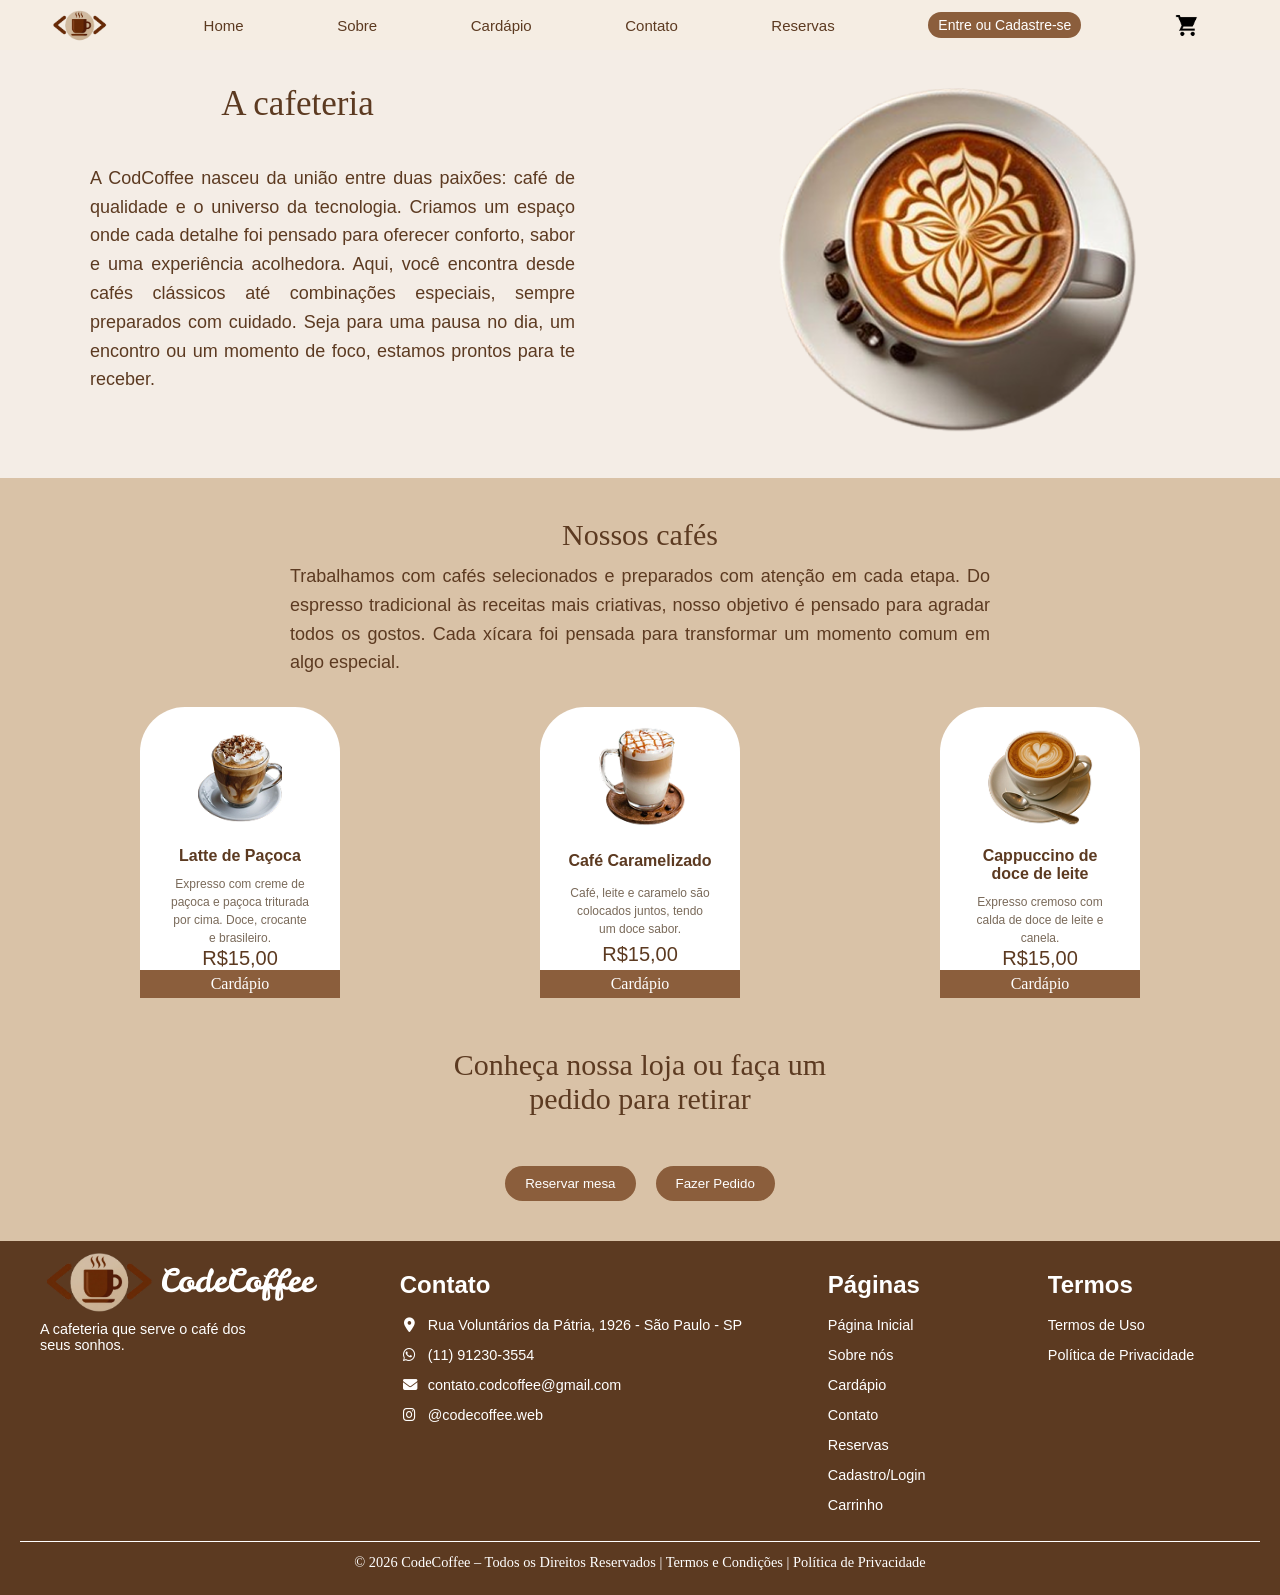
<file: frontend/pages-html/Index.html>
<!DOCTYPE html>
<html lang="pt-br">
<head>
    <meta charset="UTF-8">
    <title>Cod&Coffee</title>
    <link rel="stylesheet" href="../pages-css/style.css">
    <link rel="stylesheet" href="../pages-css/navbar.css">
    <link rel="stylesheet" href="../pages-css/footer.css">
    <link rel="stylesheet" href="https://cdnjs.cloudflare.com/ajax/libs/font-awesome/6.4.0/css/all.min.css"/>
</head>
<body>

<header>
    <nav>
        <div class="navbar">
            <img src="../img/logo.png" alt="Logo Code&Coffee" class="logo">
            <a href="../pages-html/Index.html">Home</a>
            <a href="../pages-html/sobre.html">Sobre</a>
            <a href="../pages-html/cardapio.html">Cardápio</a>
            <a href="../pages-html/contato.html">Contato</a>
            <a href="../pages-html/reservas.html">Reservas</a>
            <a href="../pages-html/cadastro.html" id="entre">Entre ou Cadastre-se</a>
            <a href="../pages-html/carrinho.html">
                <img src="../img/carrinho.png" alt="Carrinho" class="carrinho">
            </a>
        </div>
    </nav>
</header>

<section class="hero">
    <div class="text">
        <h2>A cafeteria</h2>
        <p>
            A CodCoffee nasceu da união entre duas paixões: café de qualidade e o universo da tecnologia.
            Criamos um espaço onde cada detalhe foi pensado para oferecer conforto, sabor e uma experiência acolhedora.
            Aqui, você encontra desde cafés clássicos até combinações especiais, sempre preparados com cuidado.
            Seja para uma pausa no dia, um encontro ou um momento de foco, estamos prontos para te receber.
        </p>
    </div>

    <div class="image">
        <img src="../img/cafe.png" alt="Café">
    </div>
</section>

<section class="cafes">
    <h2>Nossos cafés</h2>
    <p class="text">
        Trabalhamos com cafés selecionados e preparados com atenção em cada etapa. Do espresso tradicional às receitas mais criativas, nosso objetivo é pensado para agradar todos os gostos. Cada xícara foi pensada para transformar um momento comum em algo especial.
    </p>

    <div class="cards">
        <div class="card">
            <img src="../img/late_pacoca.png" alt="Latte de Paçoca">
            <h3>Latte de Paçoca</h3>
            <p class="card-desc">Expresso com creme de paçoca e paçoca triturada por cima. Doce, crocante e brasileiro.</p>
            <p class="card-valor">R$15,00</p>
            <div class="btn-cardapio" type="button">Cardápio</div>
        </div>

        <div class="card">
            <img src="../img/cafe_caramelizado.png">
            <h3>Café Caramelizado</h3>
            <p class="card-desc">Café, leite e caramelo são colocados juntos, tendo um doce sabor.</p>
            <p class="card-valor">R$15,00</p>
            <div class="btn-cardapio" type="button">Cardápio</div>
        </div>

        <div class="card">
            <img src="../img/capuccino.png">
            <h3>Cappuccino de doce de leite</h3>
            <p class="card-desc">Expresso cremoso com calda de doce de leite e canela.</p>
            <p class="card-valor">R$15,00</p>
            <div class="btn-cardapio" type="button">Cardápio</div>
        </div>
    </div>

    <h3 class="cta">Conheça nossa loja ou faça um pedido para retirar</h3>

    <div class="buttons">
        <button class="reserva">Reservar mesa</button>
        <button class="pedido">Fazer Pedido</button>
    </div>
</section>

<footer class="container-footer">
        <div class="footer-content">
            <div class="logo-footer">
                <div class="logo-img">
                    <img src="../img/logo.png" alt="logo">
                    <p>CodeCoffee</p>
                </div>
                <p class="text">A cafeteria que serve o café dos <br> seus sonhos.</p>
            </div>
            <div class="footer-contato">
                <h2>Contato</h2>
                <ul>
                    <li><a href="https://maps.app.goo.gl/N3XSoY1Hyw9yUpo69"><i class="fas fa-map-marker-alt"></i>Rua Voluntários da Pátria, 1926 - São Paulo - SP</a></li>
                    <li><a href="#"><i class="fab fa-whatsapp"></i>(11) 91230-3554</a></li>
                    <li><a href="#"><i class="fas fa-envelope"></i>contato.codcoffee@gmail.com</a></li>
                    <li><a href="#"><i class="fab fa-instagram"></i>@codecoffee.web</a></li>
                </ul>
            </div>

            <div class="footer-pages">
                <h2>Páginas</h2>
                <ul>
                    <li><a href="../pages-html/Index.html">Página Inicial</a></li>
                    <li><a href="../pages-html/sobre.html">Sobre nós</a></li>
                    <li><a href="../pages-html/cardapio.html">Cardápio</a></li>
                    <li><a href="../pages-html/contato.html">Contato</a></li>
                    <li><a href="../pages-html/reservas.html">Reservas</a></li>
                    <li><a href="../pages-html/cadastro.html">Cadastro/Login</a></li>
                    <li><a href="../pages-html/carrinho.html">Carrinho</a></li>
                </ul>
            </div>
        
            <div class="footer-termos">
                <h2>Termos</h2>
                <ul>
                    <li><a href="#">Termos de Uso</a></li>
                    <li><a href="#">Política de Privacidade</a></li>
                </ul>
            </div>
        </div>
        <div class="footer-politicas">
            <p>© 2026 CodeCoffee – Todos os Direitos Reservados | Termos e Condições | Política de Privacidade</p>
        </div>
    </footer>

</body>
</html>
</file>
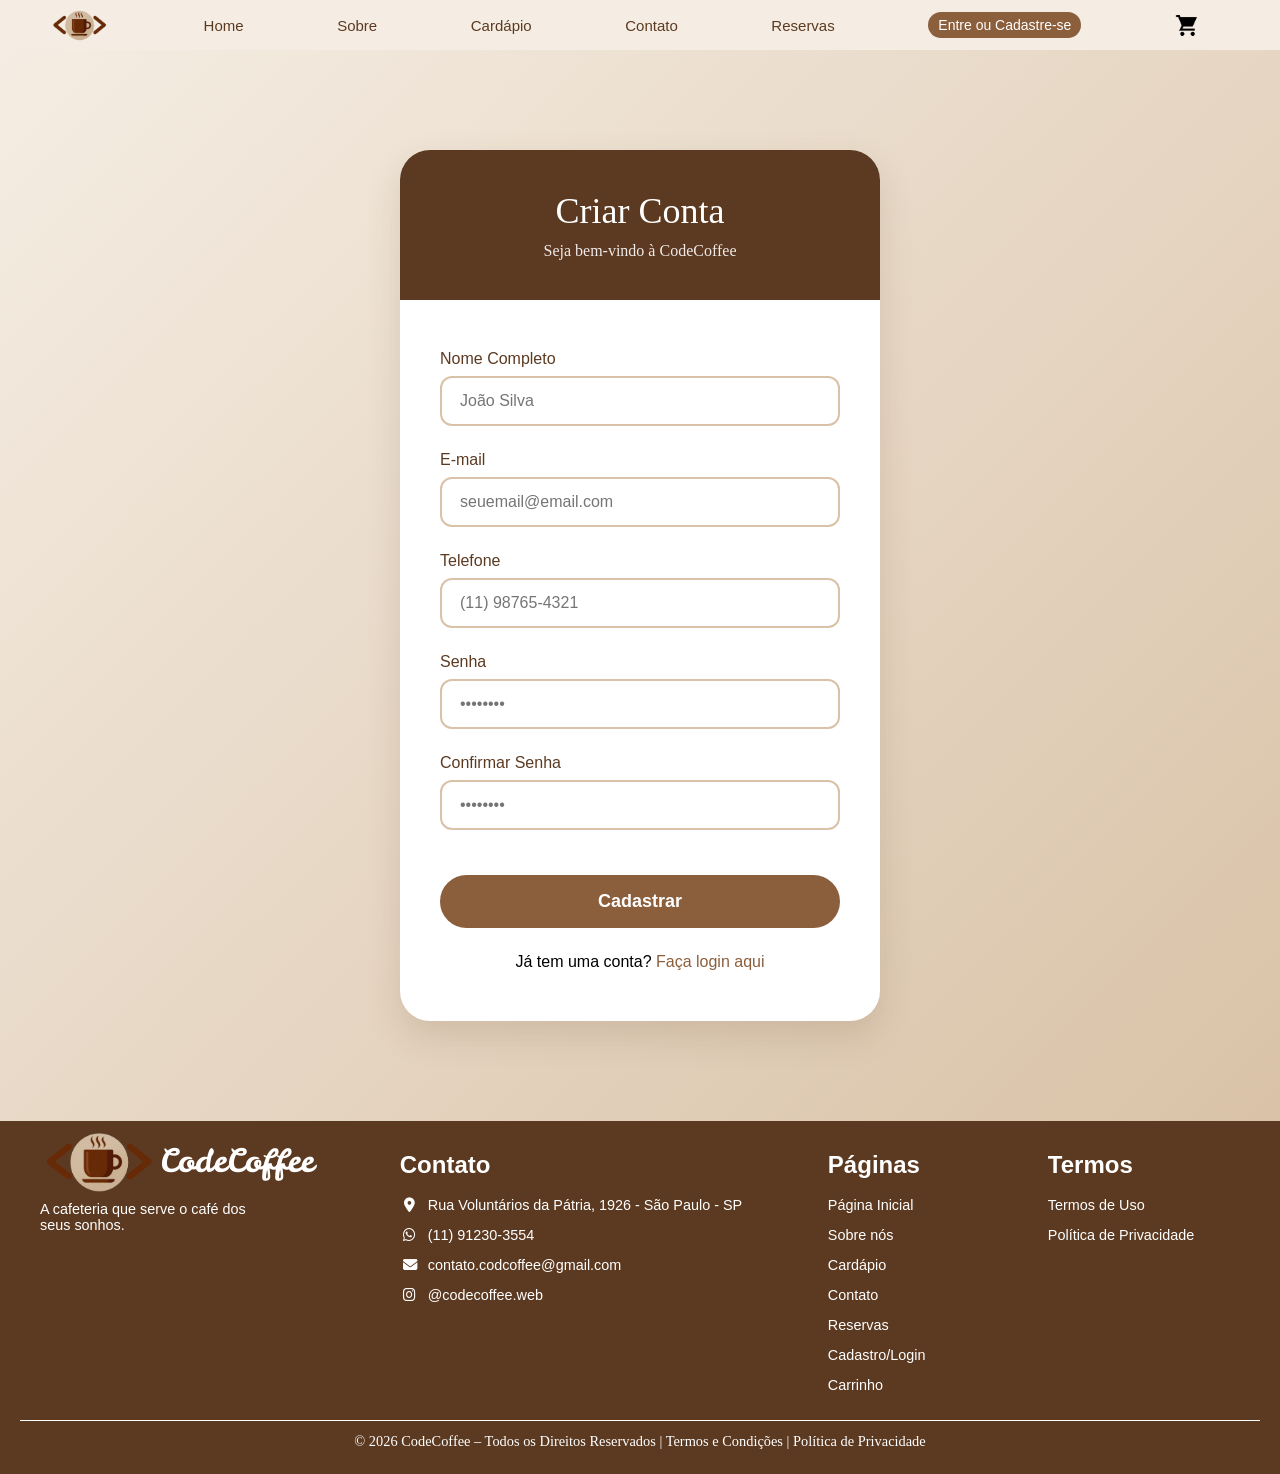
<file: frontend/pages-html/cadastro.html>
<!DOCTYPE html>
<html lang="pt-BR">
<head>
    <meta charset="UTF-8">
    <meta name="viewport" content="width=device-width, initial-scale=1.0">
    <title>Cadastro - CodeCoffee</title>
    <link rel="stylesheet" href="../pages-css/style.css">
    <link rel="stylesheet" href="../pages-css/navbar.css">
    <link rel="stylesheet" href="../pages-css/footer.css">
    <link rel="stylesheet" href="https://cdnjs.cloudflare.com/ajax/libs/font-awesome/6.4.0/css/all.min.css"/>
</head>
<body>

    <header>
       <nav>
        <div class="navbar">
            <img src="../img/logo.png" alt="Logo Code&Coffee" class="logo">
            <a href="../pages-html/Index.html">Home</a>
            <a href="../pages-html/sobre.html">Sobre</a>
            <a href="../pages-html/cardapio.html">Cardápio</a>
            <a href="../pages-html/contato.html">Contato</a>
            <a href="../pages-html/reservas.html">Reservas</a>
            <a href="../pages-html/cadastro.html" id="entre">Entre ou Cadastre-se</a>
            <a href="../pages-html/carrinho.html">
            <img src="../img/carrinho.png" alt="Carrinho" class="carrinho">
            </a>
        </div>
    </nav>
    </header>

    <div class="cadastro-container">
        <div class="cadastro-card">
            <div class="cadastro-header">
                <h1>Criar Conta</h1>
                <p>Seja bem-vindo à CodeCoffee</p>
            </div>

            <div class="form-content">
                <form id="formCadastro" onsubmit="cadastrar(event)">
                    <div class="form-group">
                        <label for="nome">Nome Completo</label>
                        <input type="text" id="nome" placeholder="João Silva" required>
                    </div>

                    <div class="form-group">
                        <label for="email">E-mail</label>
                        <input type="email" id="email" placeholder="seuemail@email.com" required>
                    </div>

                    <div class="form-group">
                        <label for="telefone">Telefone</label>
                        <input type="tel" id="telefone" placeholder="(11) 98765-4321" required>
                    </div>

                    <div class="form-group">
                        <label for="senha">Senha</label>
                        <input type="password" id="senha" placeholder="••••••••" required>
                    </div>

                    <div class="form-group">
                        <label for="confirmarSenha">Confirmar Senha</label>
                        <input type="password" id="confirmarSenha" placeholder="••••••••" required>
                    </div>

                    <button type="submit" class="btn-cadastrar">
                        Cadastrar
                    </button>
                </form>

                <div class="login-link">
                    Já tem uma conta? 
                    <a href="login.html">Faça login aqui</a>
                </div>
            </div>
        </div>
    </div>


    <script>
        function cadastrar(e) {
            e.preventDefault();

            const senha = document.getElementById('senha').value;
            const confirmarSenha = document.getElementById('confirmarSenha').value;

            if (senha !== confirmarSenha) {
                alert("As senhas não coincidem!");
                return;
            }

            // Simulação de cadastro bem-sucedido
            alert("✅ Cadastro realizado com sucesso!\nBem-vindo à CodeCoffee!");

            // Aqui você pode redirecionar para a página de login ou home
            // window.location.href = "Index.html";
        }

        // Mascara simples para telefone
        document.getElementById('telefone').addEventListener('input', function(e) {
            let value = e.target.value.replace(/\D/g, '');
            if (value.length > 11) value = value.slice(0, 11);
            
            if (value.length > 2) {
                value = `(${value.slice(0,2)}) ${value.slice(2)}`;
            }
            if (value.length > 10) {
                value = value.slice(0,10) + '-' + value.slice(10);
            }
            e.target.value = value;
        });
    </script>


<footer class="container-footer">
        <div class="footer-content">
            <div class="logo-footer">
                <div class="logo-img">
                    <img src="../img/logo.png" alt="logo">
                    <p>CodeCoffee</p>
                </div>
                <p class="text">A cafeteria que serve o café dos <br> seus sonhos.</p>
            </div>
            <div class="footer-contato">
                <h2>Contato</h2>
                <ul>
                    <li><a href="https://maps.app.goo.gl/N3XSoY1Hyw9yUpo69"><i class="fas fa-map-marker-alt"></i>Rua Voluntários da Pátria, 1926 - São Paulo - SP</a></li>
                    <li><a href="#"><i class="fab fa-whatsapp"></i>(11) 91230-3554</a></li>
                    <li><a href="#"><i class="fas fa-envelope"></i>contato.codcoffee@gmail.com</a></li>
                    <li><a href="#"><i class="fab fa-instagram"></i>@codecoffee.web</a></li>
                </ul>
            </div>

            <div class="footer-pages">
                <h2>Páginas</h2>
                <ul>
                    <li><a href="../pages-html/Index.html">Página Inicial</a></li>
                    <li><a href="../pages-html/sobre.html">Sobre nós</a></li>
                    <li><a href="../pages-html/cardapio.html">Cardápio</a></li>
                    <li><a href="../pages-html/contato.html">Contato</a></li>
                    <li><a href="../pages-html/reservas.html">Reservas</a></li>
                    <li><a href="../pages-html/cadastro.html">Cadastro/Login</a></li>
                    <li><a href="../pages-html/carrinho.html">Carrinho</a></li>
                </ul>
            </div>
        
            <div class="footer-termos">
                <h2>Termos</h2>
                <ul>
                    <li><a href="#">Termos de Uso</a></li>
                    <li><a href="#">Política de Privacidade</a></li>
                </ul>
            </div>
        </div>
        <div class="footer-politicas">
            <p>© 2026 CodeCoffee – Todos os Direitos Reservados | Termos e Condições | Política de Privacidade</p>
        </div>
    </footer>
</body>
</html>
</file>
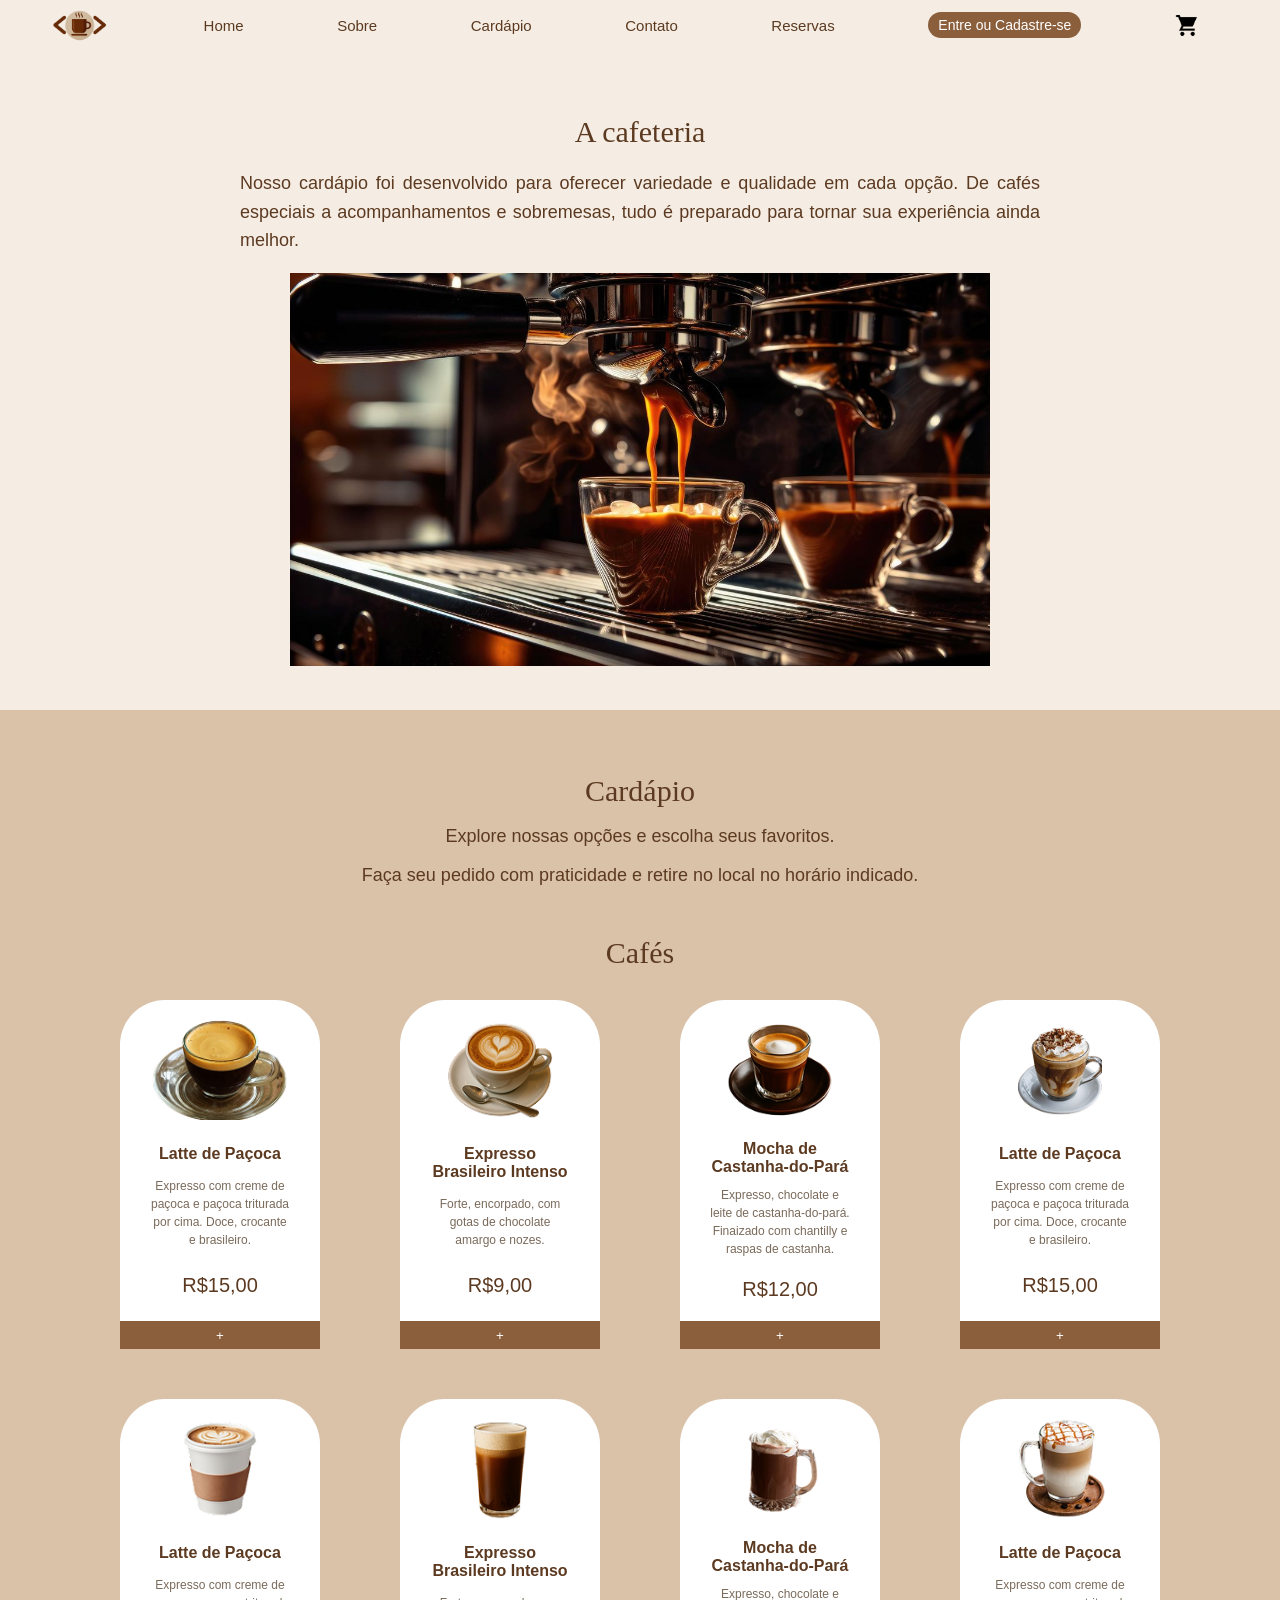
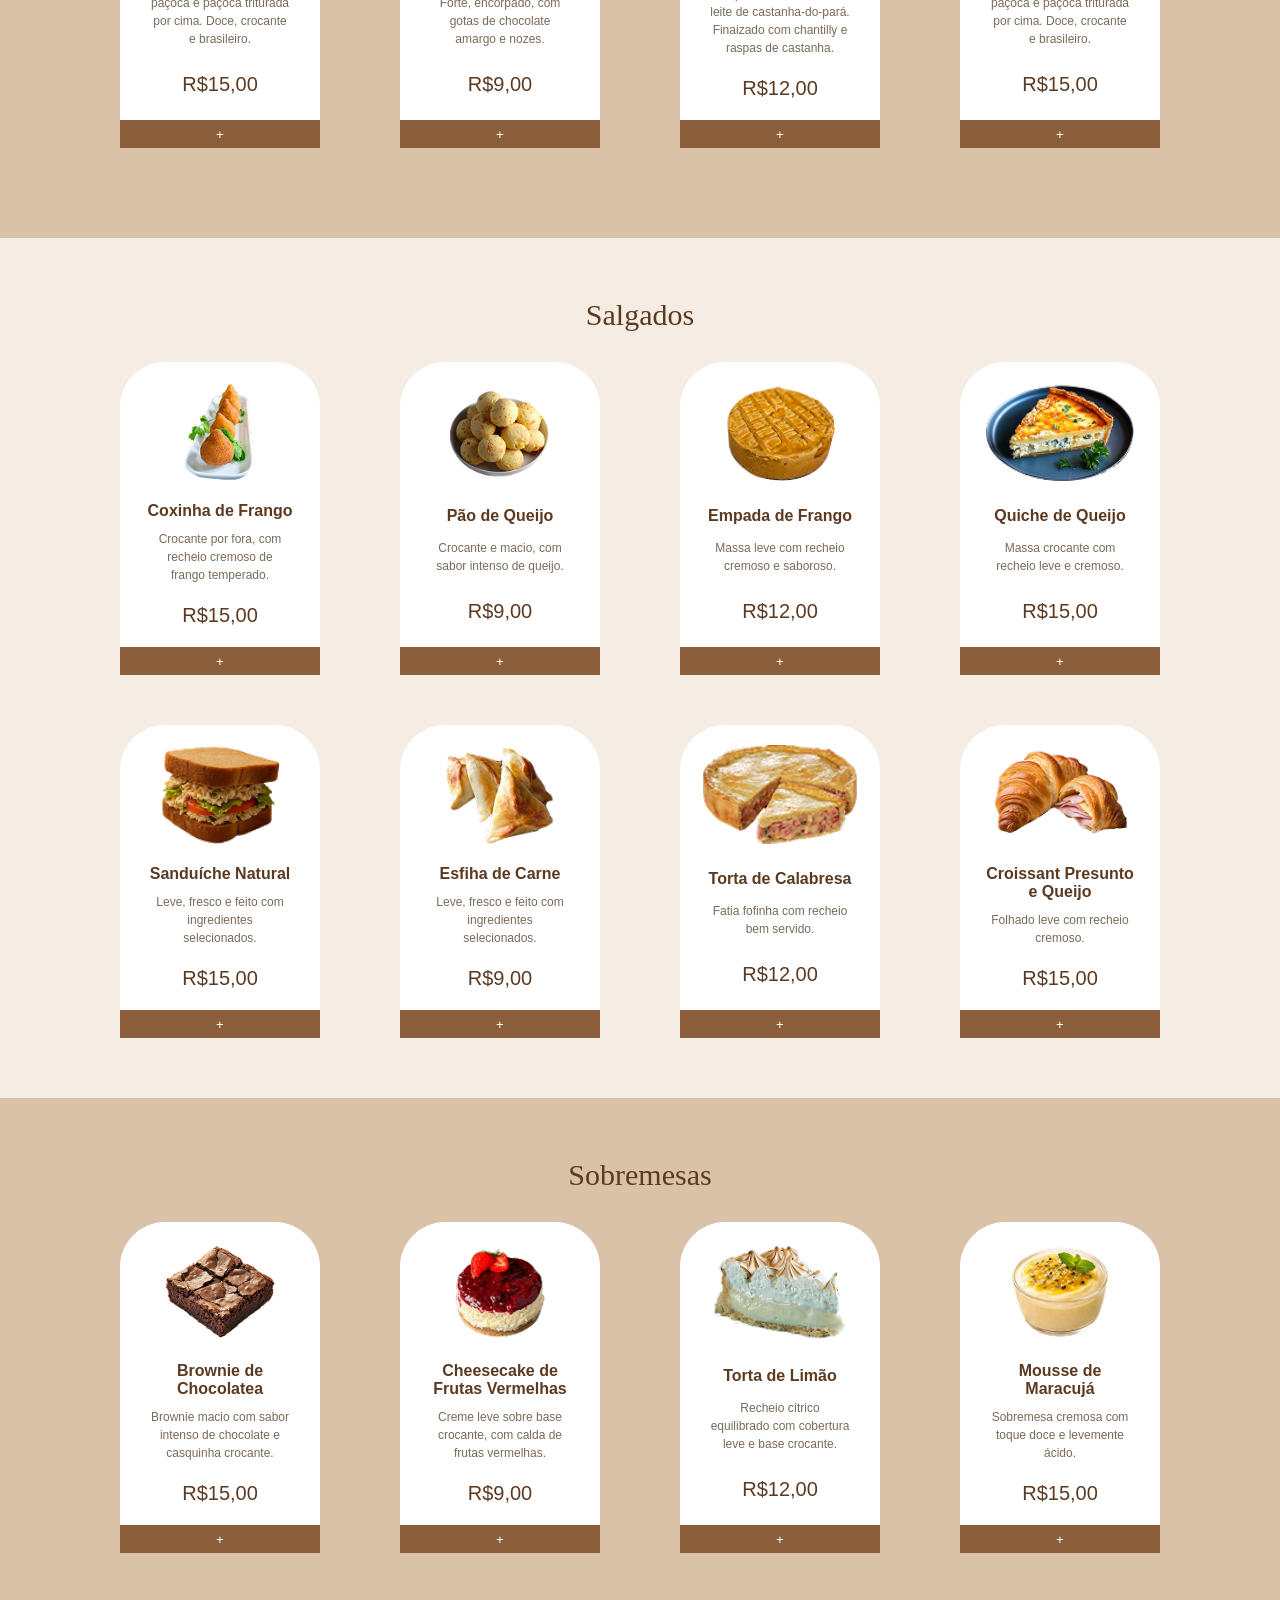
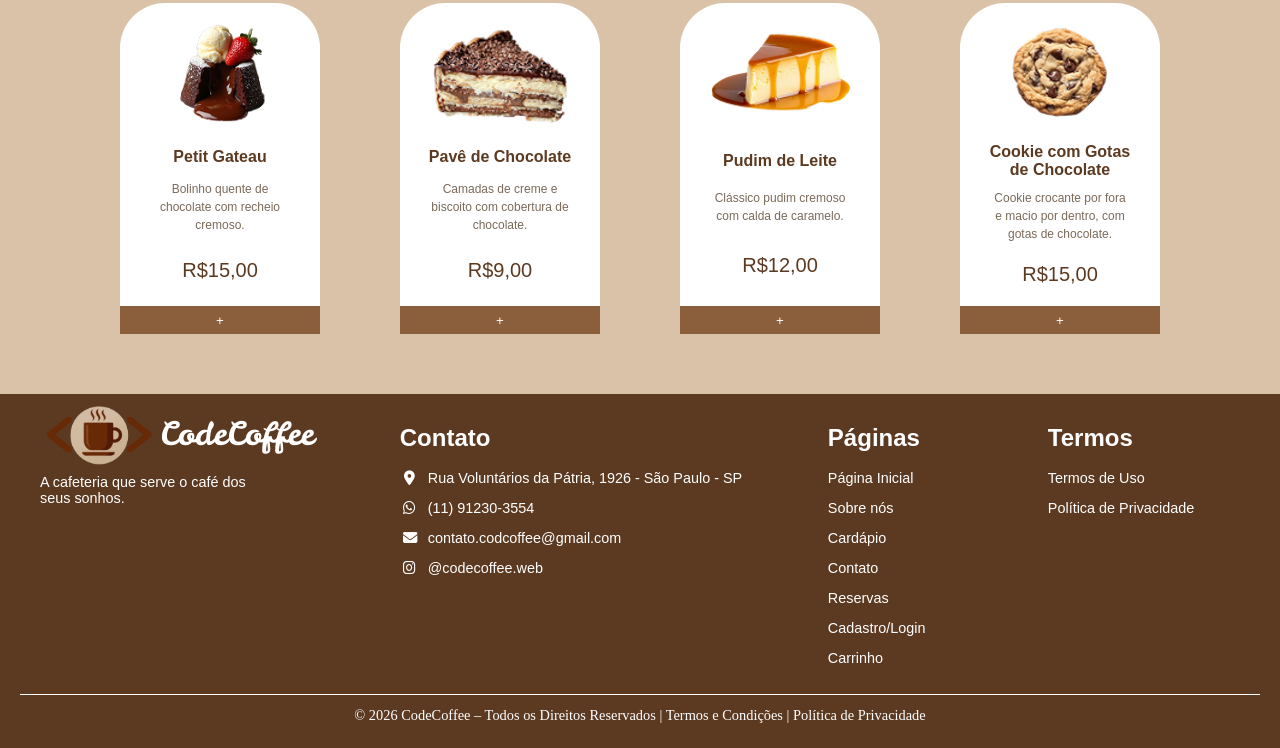
<file: frontend/pages-html/cardapio.html>
<!DOCTYPE html>
<html lang="en">
<head>
    <meta charset="UTF-8">
    <meta name="viewport" content="width=device-width, initial-scale=1.0">
    <link rel="stylesheet" href="../pages-css/cardapio.css">
    <link rel="stylesheet" href="../pages-css/navbar.css">
    <link rel="stylesheet" href="../pages-css/footer.css">
    <link rel="stylesheet" href="https://cdnjs.cloudflare.com/ajax/libs/font-awesome/6.4.0/css/all.min.css"/>
    <title>Cardápio</title>
</head>
<body>
    <header>
        <nav>
            <div class="navbar">
                <img src="../img/logo.png" alt="Logo Code&Coffee" class="logo">
                <a href="../pages-html/Index.html">Home</a>
                <a href="../pages-html/sobre.html">Sobre</a>
                <a href="../pages-html/cardapio.html">Cardápio</a>
                <a href="../pages-html/contato.html">Contato</a>
                <a href="../pages-html/reservas.html">Reservas</a>
                <a href="../pages-html/entrar.html" id="entre">Entre ou Cadastre-se</a>
                <a href="../pages-html/carrinho.html">
                    <img src="../img/carrinho.png" alt="Carrinho" class="carrinho">
                </a>
            </div>
        </nav>
    </header>

    <section class="hero">
        <div class="cafeteria-info">
            <h1>A cafeteria</h1>
            <p>Nosso cardápio foi desenvolvido para oferecer variedade e qualidade em cada opção. De cafés especiais a acompanhamentos e sobremesas, tudo é preparado para tornar sua experiência ainda melhor.</p>
        </div>
        <div class="img-cardapio">
            <img src="../img/cardapio1.jpg" alt="imgHorizontal">
        </div>
    </section>

    <section class="cardapio">
    <div class="text-cardapio">
        <h1>Cardápio</h1>
        <p>Explore nossas opções e escolha seus favoritos.</p>
        <p>Faça seu pedido com praticidade e retire no local no horário indicado.</p>
    </div>

    <div class="produtos">
        <h1>Cafés</h1>
        <div class="cards">

            <div class="card">
                <img src="../img/cardapio2.png" alt="Latte de Paçoca">
                <h3>Latte de Paçoca</h3>
                <p class="card-desc">Expresso com creme de paçoca e paçoca triturada por cima. Doce, crocante e brasileiro.</p>
                <p class="card-valor">R$15,00</p>
                <button class="btn-cardapio" onclick="adicionarAoCarrinho('Latte de Paçoca', 15.00, '../img/cardapio2.png')">+</button>
            </div>

            <div class="card">
                <img src="../img/cardapio3.png" alt="Expresso Brasileiro Intenso">
                <h3>Expresso Brasileiro Intenso</h3>
                <p class="card-desc">Forte, encorpado, com gotas de chocolate amargo e nozes.</p>
                <p class="card-valor">R$9,00</p>
                <button class="btn-cardapio" onclick="adicionarAoCarrinho('Expresso Brasileiro Intenso', 9.00, '../img/cardapio3.png')">+</button>
            </div>

            <div class="card">
                <img src="../img/cardapio4.png" alt="Mocha de Castanha-do-Pará">
                <h3>Mocha de Castanha-do-Pará</h3>
                <p class="card-desc">Expresso, chocolate e leite de castanha-do-pará. Finaizado com chantilly e raspas de castanha.</p>
                <p class="card-valor">R$12,00</p>
                <button class="btn-cardapio" onclick="adicionarAoCarrinho('Mocha de Castanha-do-Pará', 12.00, '../img/cardapio4.png')">+</button>
            </div>

            <div class="card">
                <img src="../img/cardapio5.png" alt="Latte de Paçoca">
                <h3>Latte de Paçoca</h3>
                <p class="card-desc">Expresso com creme de paçoca e paçoca triturada por cima. Doce, crocante e brasileiro.</p>
                <p class="card-valor">R$15,00</p>
                <button class="btn-cardapio" onclick="adicionarAoCarrinho('Latte de Paçoca', 15.00, '../img/cardapio5.png')">+</button>
            </div>
        </div>

        <div class="cards">
            <div class="card">
                <img src="../img/cardapio6.png" alt="Latte de Paçoca">
                <h3>Latte de Paçoca</h3>
                <p class="card-desc">Expresso com creme de paçoca e paçoca triturada por cima. Doce, crocante e brasileiro.</p>
                <p class="card-valor">R$15,00</p>
                <button class="btn-cardapio" onclick="adicionarAoCarrinho('Latte de Paçoca', 15.00, '../img/cardapio6.png')">+</button>
            </div>

            <div class="card">
                <img src="../img/cardapio7.png" alt="Expresso Brasileiro Intenso">
                <h3>Expresso Brasileiro Intenso</h3>
                <p class="card-desc">Forte, encorpado, com gotas de chocolate amargo e nozes.</p>
                <p class="card-valor">R$9,00</p>
                <button class="btn-cardapio" onclick="adicionarAoCarrinho('Expresso Brasileiro Intenso', 9.00, '../img/cardapio7.png')">+</button>
            </div>

            <div class="card">
                <img src="../img/cardapio8.png" alt="Mocha de Castanha-do-Pará">
                <h3>Mocha de Castanha-do-Pará</h3>
                <p class="card-desc">Expresso, chocolate e leite de castanha-do-pará. Finaizado com chantilly e raspas de castanha.</p>
                <p class="card-valor">R$12,00</p>
                <button class="btn-cardapio" onclick="adicionarAoCarrinho('Mocha de Castanha-do-Pará', 12.00, '../img/cardapio8.png')">+</button>
            </div>

            <div class="card">
                <img src="../img/cardapio9.png" alt="Latte de Paçoca">
                <h3>Latte de Paçoca</h3>
                <p class="card-desc">Expresso com creme de paçoca e paçoca triturada por cima. Doce, crocante e brasileiro.</p>
                <p class="card-valor">R$15,00</p>
                <button class="btn-cardapio" onclick="adicionarAoCarrinho('Latte de Paçoca', 15.00, '../img/cardapio9.png')">+</button>
            </div>
        </div>
    </div>
</section>

<section class="salgados">
    <div class="produtos">
        <h1>Salgados</h1>
        <div class="cards">
            <div class="card">
                <img src="../img/salgado1.png" alt="Coxinha de Frango">
                <h3>Coxinha de Frango</h3>
                <p class="card-desc">Crocante por fora, com recheio cremoso de frango temperado.</p>
                <p class="card-valor">R$15,00</p>
                <button class="btn-cardapio" onclick="adicionarAoCarrinho('Coxinha de Frango', 15.00, '../img/salgado1.png')">+</button>
            </div>

            <div class="card">
                <img src="../img/salgado2.png" alt="Pão de Queijo">
                <h3>Pão de Queijo</h3>
                <p class="card-desc">Crocante e macio, com sabor intenso de queijo.</p>
                <p class="card-valor">R$9,00</p>
                <button class="btn-cardapio" onclick="adicionarAoCarrinho('Pão de Queijo', 9.00, '../img/salgado2.png')">+</button>
            </div>

            <div class="card">
                <img src="../img/salgado3.png" alt="Empada de Frango">
                <h3>Empada de Frango</h3>
                <p class="card-desc">Massa leve com recheio cremoso e saboroso.</p>
                <p class="card-valor">R$12,00</p>
                <button class="btn-cardapio" onclick="adicionarAoCarrinho('Empada de Frango', 12.00, '../img/salgado3.png')">+</button>
            </div>

            <div class="card">
                <img src="../img/salgado4.png" alt="Quiche de Queijo">
                <h3>Quiche de Queijo</h3>
                <p class="card-desc">Massa crocante com recheio leve e cremoso.</p>
                <p class="card-valor">R$15,00</p>
                <button class="btn-cardapio" onclick="adicionarAoCarrinho('Quiche de Queijo', 15.00, '../img/salgado4.png')">+</button>
            </div>
        </div>

        <div class="cards">
            <div class="card">
                <img src="../img/salgado5.png" alt="Sanduíche Natural">
                <h3>Sanduíche Natural</h3>
                <p class="card-desc">Leve, fresco e feito com ingredientes selecionados.</p>
                <p class="card-valor">R$15,00</p>
                <button class="btn-cardapio" onclick="adicionarAoCarrinho('Sanduíche Natural', 15.00, '../img/salgado5.png')">+</button>
            </div>

            <div class="card">
                <img src="../img/salgado6.png" alt="Esfiha de Carne">
                <h3>Esfiha de Carne</h3>
                <p class="card-desc">Leve, fresco e feito com ingredientes selecionados.</p>
                <p class="card-valor">R$9,00</p>
                <button class="btn-cardapio" onclick="adicionarAoCarrinho('Esfiha de Carne', 9.00, '../img/salgado6.png')">+</button>
            </div>

            <div class="card">
                <img src="../img/salgado7.png" alt="Torta de Calabresa">
                <h3>Torta de Calabresa</h3>
                <p class="card-desc">Fatia fofinha com recheio bem servido.</p>
                <p class="card-valor">R$12,00</p>
                <button class="btn-cardapio" onclick="adicionarAoCarrinho('Torta de Calabresa', 12.00, '../img/salgado7.png')">+</button>
            </div>

            <div class="card">
                <img src="../img/salgado8.png" alt="Croissant Presunto e Queijo">
                <h3>Croissant Presunto e Queijo</h3>
                <p class="card-desc">Folhado leve com recheio cremoso.</p>
                <p class="card-valor">R$15,00</p>
                <button class="btn-cardapio" onclick="adicionarAoCarrinho('Croissant Presunto e Queijo', 15.00, '../img/salgado8.png')">+</button>
            </div>
        </div>
    </div>
</section>

<section class="doces">
    <div class="produtos">
        <h1>Sobremesas</h1>
        <div class="cards">
            <div class="card">
                <img src="../img/doce1.png" alt="Brownie">
                <h3>Brownie de Chocolatea</h3>
                <p class="card-desc">Brownie macio com sabor intenso de chocolate e casquinha crocante.</p>
                <p class="card-valor">R$15,00</p>
                <button class="btn-cardapio" onclick="adicionarAoCarrinho('Brownie de Chocolate', 15.00, '../img/doce1.png')">+</button>
            </div>

            <div class="card">
                <img src="../img/doce2.png" alt="Cheesecake">
                <h3>Cheesecake de Frutas Vermelhas</h3>
                <p class="card-desc">Creme leve sobre base crocante, com calda de frutas vermelhas.</p>
                <p class="card-valor">R$9,00</p>
                <button class="btn-cardapio" onclick="adicionarAoCarrinho('Cheesecake de Frutas Vermelhas', 9.00, '../img/doce2.png')">+</button>
            </div>

            <div class="card">
                <img src="../img/doce3.png" alt="Torta de Limão">
                <h3>Torta de Limão</h3>
                <p class="card-desc">Recheio cítrico equilibrado com cobertura leve e base crocante.</p>
                <p class="card-valor">R$12,00</p>
                <button class="btn-cardapio" onclick="adicionarAoCarrinho('Torta de Limão', 12.00, '../img/doce3.png')">+</button>
            </div>

            <div class="card">
                <img src="../img/doce4.png" alt="Mousse de Maracujá">
                <h3>Mousse de Maracujá</h3>
                <p class="card-desc">Sobremesa cremosa com toque doce e levemente ácido.</p>
                <p class="card-valor">R$15,00</p>
                <button class="btn-cardapio" onclick="adicionarAoCarrinho('Mousse de Maracujá', 15.00, '../img/doce4.png')">+</button>
            </div>
        </div>

        <div class="cards">
            <div class="card">
                <img src="../img/doce5.png" alt="Petit Gateau">
                <h3>Petit Gateau</h3>
                <p class="card-desc">Bolinho quente de chocolate com recheio cremoso.</p>
                <p class="card-valor">R$15,00</p>
                <button class="btn-cardapio" onclick="adicionarAoCarrinho('Petit Gateau', 15.00, '../img/doce5.png')">+</button>
            </div>

            <div class="card">
                <img src="../img/doce6.png" alt="Pavê de Chocolate">
                <h3>Pavê de Chocolate</h3>
                <p class="card-desc">Camadas de creme e biscoito com cobertura de chocolate.</p>
                <p class="card-valor">R$9,00</p>
                <button class="btn-cardapio" onclick="adicionarAoCarrinho('Pavê de Chocolate', 9.00, '../img/doce6.png')">+</button>
            </div>

            <div class="card">
                <img src="../img/doce7.png" alt="Pudim de Leite">
                <h3>Pudim de Leite</h3>
                <p class="card-desc">Clássico pudim cremoso com calda de caramelo.</p>
                <p class="card-valor">R$12,00</p>
                <button class="btn-cardapio" onclick="adicionarAoCarrinho('Pudim de Leite', 12.00, '../img/doce7.png')">+</button>
            </div>

            <div class="card">
                <img src="../img/doce8.png" alt="Cookie">
                <h3>Cookie com Gotas de Chocolate</h3>
                <p class="card-desc">Cookie crocante por fora e macio por dentro, com gotas de chocolate.</p>
                <p class="card-valor">R$15,00</p>
                <button class="btn-cardapio" onclick="adicionarAoCarrinho('Cookie com Gotas de Chocolate', 15.00, '../img/doce8.png')">+</button>
            </div>
        </div>
    </div>
</section>

    <footer class="container-footer">
        <div class="footer-content">
            <div class="logo-footer">
                <div class="logo-img">
                    <img src="../img/logo.png" alt="logo">
                    <p>CodeCoffee</p>
                </div>
                <p class="text">A cafeteria que serve o café dos <br> seus sonhos.</p>
            </div>
            <div class="footer-contato">
                <h2>Contato</h2>
                <ul>
                    <li><a href="https://maps.app.goo.gl/N3XSoY1Hyw9yUpo69"><i class="fas fa-map-marker-alt"></i>Rua Voluntários da Pátria, 1926 - São Paulo - SP</a></li>
                    <li><a href="#"><i class="fab fa-whatsapp"></i>(11) 91230-3554</a></li>
                    <li><a href="#"><i class="fas fa-envelope"></i>contato.codcoffee@gmail.com</a></li>
                    <li><a href="#"><i class="fab fa-instagram"></i>@codecoffee.web</a></li>
                </ul>
            </div>

            <div class="footer-pages">
                <h2>Páginas</h2>
                <ul>
                    <li><a href="../pages-html/Index.html">Página Inicial</a></li>
                    <li><a href="../pages-html/sobre.html">Sobre nós</a></li>
                    <li><a href="../pages-html/cardapio.html">Cardápio</a></li>
                    <li><a href="../pages-html/contato.html">Contato</a></li>
                    <li><a href="../pages-html/reservas.html">Reservas</a></li>
                    <li><a href="../pages-html/cadastro.html">Cadastro/Login</a></li>
                    <li><a href="../pages-html/carrinho.html">Carrinho</a></li>
                </ul>
            </div>
        
            <div class="footer-termos">
                <h2>Termos</h2>
                <ul>
                    <li><a href="#">Termos de Uso</a></li>
                    <li><a href="#">Política de Privacidade</a></li>
                </ul>
            </div>
        </div>
        <div class="footer-politicas">
            <p>© 2026 CodeCoffee – Todos os Direitos Reservados | Termos e Condições | Política de Privacidade</p>
        </div>
    </footer>
    <script>
    function adicionarAoCarrinho(nome, preco, imagem = '../img/cafe.png') {
    let carrinho = JSON.parse(localStorage.getItem('carrinho')) || [];
    
    const itemExistente = carrinho.find(item => item.nome === nome);
    
    if (itemExistente) {
        itemExistente.quantidade += 1;
    } else {
        carrinho.push({
            nome: nome,
            preco: preco,
            quantidade: 1,
            imagem: imagem
        });
    }
    
    localStorage.setItem('carrinho', JSON.stringify(carrinho));
    alert(`${nome} adicionado ao carrinho!`);
}
</script>
</body>
</html>
</file>
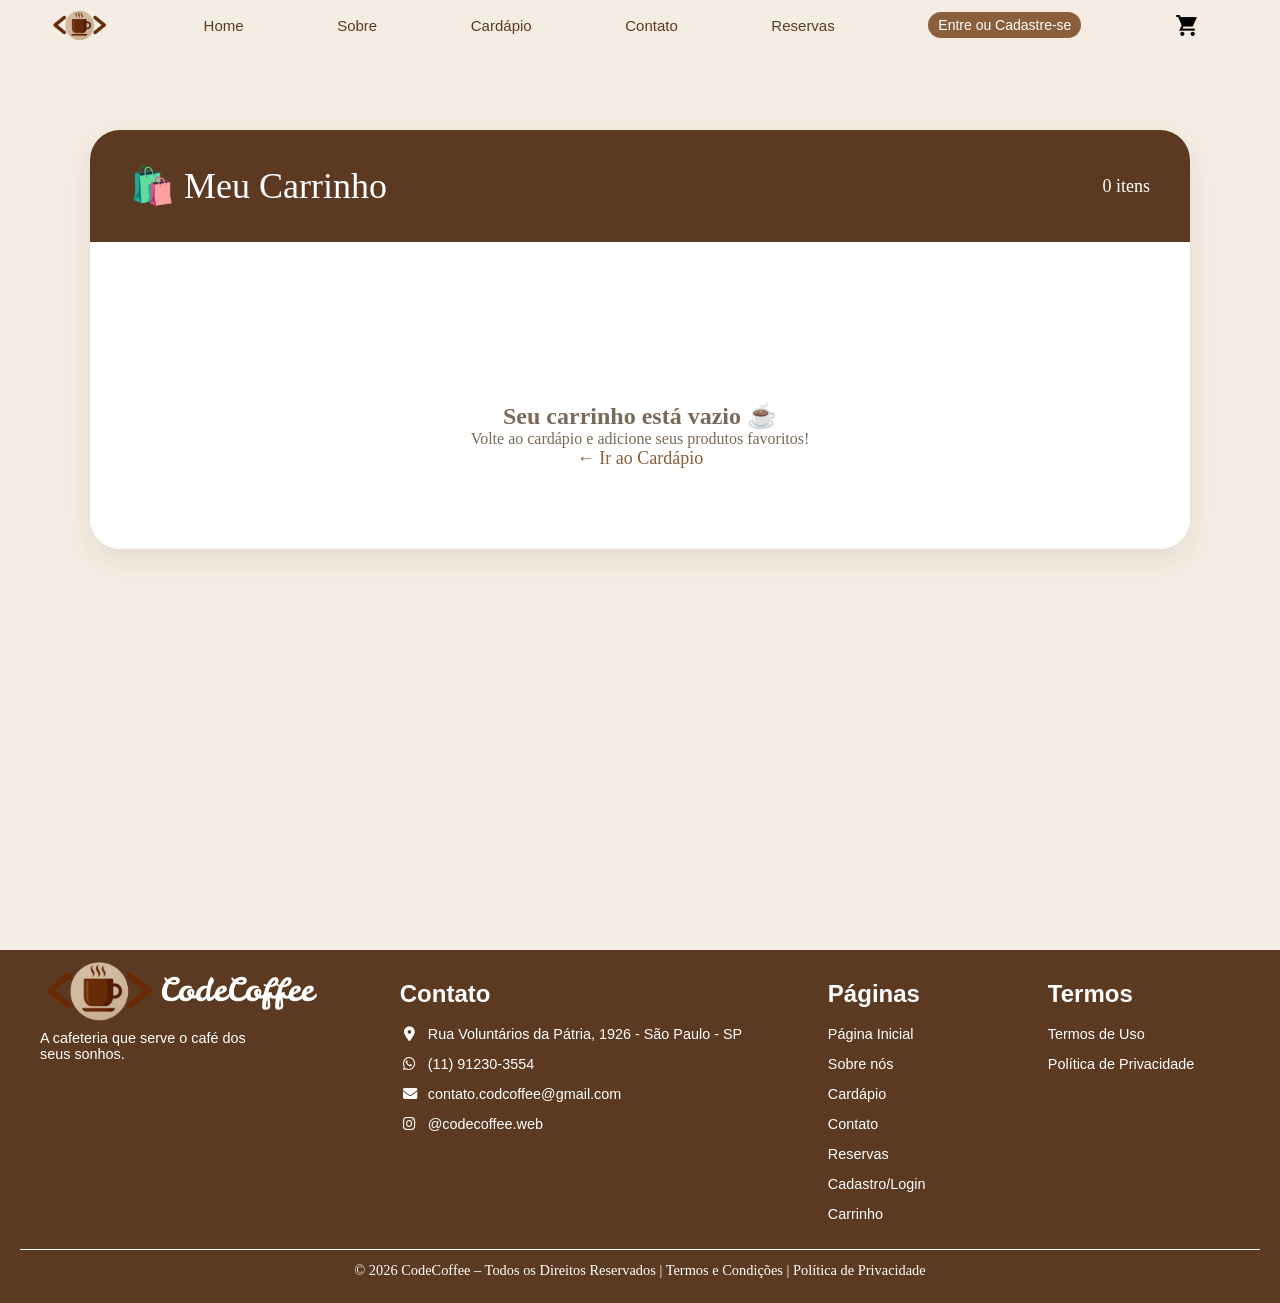
<file: frontend/pages-html/carrinho.html>
<!DOCTYPE html>
<html lang="pt-BR">
<head>
    <meta charset="UTF-8">
    <meta name="viewport" content="width=device-width, initial-scale=1.0">
    <title>Carrinho - CodeCoffee</title>
    <link rel="stylesheet" href="../pages-css/style.css">
    <link rel="stylesheet" href="../pages-css/navbar.css">
    <link rel="stylesheet" href="../pages-css/footer.css">
    <link rel="stylesheet" href="https://cdnjs.cloudflare.com/ajax/libs/font-awesome/6.4.0/css/all.min.css"/>
</head>
<body>

    <!-- Navbar -->
    <header>
       <nav>
        <div class="navbar">
            <img src="../img/logo.png" alt="Logo Code&Coffee" class="logo">
            <a href="../pages-html/Index.html">Home</a>
            <a href="../pages-html/sobre.html">Sobre</a>
            <a href="../pages-html/cardapio.html">Cardápio</a>
            <a href="../pages-html/contato.html">Contato</a>
            <a href="../pages-html/reservas.html">Reservas</a>
            <a href="../pages-html/cadastro.html" id="entre">Entre ou Cadastre-se</a>
            <a href="../pages-html/carrinho.html">
                <img src="../img/carrinho.png" alt="Carrinho" class="carrinho">
            </a>
        </div>
    </nav>
    </header>

    <div class="carrinho-container">
        <div class="carrinho-card">
            <div class="carrinho-header">
                <h1>🛍️ Meu Carrinho</h1>
                <span id="cart-count" style="font-size:18px;">0 itens</span>
            </div>

            <div class="cart-items" id="cart-items">
                <!-- Itens adicionados via JavaScript -->
            </div>

            <div class="total-section" id="total-section" style="display: none;">
                <h2>Resumo do Pedido</h2>
                <p style="font-size:18px; margin:10px 0;">
                    Subtotal: <strong id="subtotal">R$ 0,00</strong>
                </p>
                <p style="font-size:18px; margin:10px 0;">
                    Taxa de serviço: <strong>R$ 5,00</strong>
                </p>
                <hr>
                <h2>Total: <strong id="total-final">R$ 0,00</strong></h2>
                
                <button onclick="finalizarPedido()" class="btn-finalizar">
                    Finalizar Pedido
                </button>
            </div>

            <div class="empty-cart" id="empty-cart">
                <h2>Seu carrinho está vazio ☕</h2>
                <p>Volte ao cardápio e adicione seus produtos favoritos!</p>
                <a href="cardapio.html" style="color:#8B5E3C; font-size:18px; text-decoration:none;">
                    ← Ir ao Cardápio
                </a>
            </div>
        </div>
    </div>

    <!-- Footer -->
    <?php include 'footer.html'; ?>

    <script>
        // Carregar carrinho do localStorage
        function carregarCarrinho() {
            let carrinho = JSON.parse(localStorage.getItem('carrinho')) || [];
            const container = document.getElementById('cart-items');
            container.innerHTML = '';

            if (carrinho.length === 0) {
                document.getElementById('empty-cart').style.display = 'block';
                document.getElementById('total-section').style.display = 'none';
                atualizarContador();
                return;
            }

            document.getElementById('empty-cart').style.display = 'none';
            document.getElementById('total-section').style.display = 'block';

            let subtotal = 0;

            carrinho.forEach((item, index) => {
                const preco = parseFloat(item.preco);
                const totalItem = preco * item.quantidade;
                subtotal += totalItem;

                const itemHTML = `
                    <div class="cart-item">
                        <img src="${item.imagem || '../img/cafe.png'}" alt="${item.nome}">
                        <div class="item-info">
                            <h3>${item.nome}</h3>
                            <p>R$ ${preco.toFixed(2)}</p>
                        </div>
                        <div class="quantity-controls">
                            <button onclick="alterarQuantidade(${index}, -1)">–</button>
                            <span style="font-weight:bold; min-width:20px; text-align:center;">${item.quantidade}</span>
                            <button onclick="alterarQuantidade(${index}, 1)">+</button>
                        </div>
                        <div style="text-align:right; min-width:100px;">
                            <p style="font-weight:bold; color:#5C3A21;">R$ ${totalItem.toFixed(2)}</p>
                            <button onclick="removerItem(${index})" style="background:none; border:none; color:#8B5E3C; cursor:pointer; margin-top:8px;">
                                Remover
                            </button>
                        </div>
                    </div>
                `;
                container.innerHTML += itemHTML;
            });

            const total = subtotal + 5; // taxa de serviço
            document.getElementById('subtotal').textContent = `R$ ${subtotal.toFixed(2)}`;
            document.getElementById('total-final').textContent = `R$ ${total.toFixed(2)}`;
            atualizarContador();
        }

        function alterarQuantidade(index, delta) {
            let carrinho = JSON.parse(localStorage.getItem('carrinho')) || [];
            carrinho[index].quantidade += delta;

            if (carrinho[index].quantidade < 1) {
                carrinho.splice(index, 1);
            }

            localStorage.setItem('carrinho', JSON.stringify(carrinho));
            carregarCarrinho();
        }

        function removerItem(index) {
            let carrinho = JSON.parse(localStorage.getItem('carrinho')) || [];
            carrinho.splice(index, 1);
            localStorage.setItem('carrinho', JSON.stringify(carrinho));
            carregarCarrinho();
        }

        function atualizarContador() {
            let carrinho = JSON.parse(localStorage.getItem('carrinho')) || [];
            document.getElementById('cart-count').textContent = `${carrinho.length} itens`;
        }

        function finalizarPedido() {
            alert("🎉 Pedido realizado com sucesso!\n\nObrigado por escolher a CodeCoffee!\nSeu pedido está sendo preparado.");
            localStorage.removeItem('carrinho'); // Limpa o carrinho
            window.location.href = "Index.html";
        }

        // Inicializar
        window.onload = carregarCarrinho;
    </script>

    <footer class="container-footer">
        <div class="footer-content">
            <div class="logo-footer">
                <div class="logo-img">
                    <img src="../img/logo.png" alt="logo">
                    <p>CodeCoffee</p>
                </div>
                <p class="text">A cafeteria que serve o café dos <br> seus sonhos.</p>
            </div>
            <div class="footer-contato">
                <h2>Contato</h2>
                <ul>
                    <li><a href="https://maps.app.goo.gl/N3XSoY1Hyw9yUpo69"><i class="fas fa-map-marker-alt"></i>Rua Voluntários da Pátria, 1926 - São Paulo - SP</a></li>
                    <li><a href="#"><i class="fab fa-whatsapp"></i>(11) 91230-3554</a></li>
                    <li><a href="#"><i class="fas fa-envelope"></i>contato.codcoffee@gmail.com</a></li>
                    <li><a href="#"><i class="fab fa-instagram"></i>@codecoffee.web</a></li>
                </ul>
            </div>

            <div class="footer-pages">
                <h2>Páginas</h2>
                <ul>
                    <li><a href="../pages-html/Index.html">Página Inicial</a></li>
                    <li><a href="../pages-html/sobre.html">Sobre nós</a></li>
                    <li><a href="../pages-html/cardapio.html">Cardápio</a></li>
                    <li><a href="../pages-html/contato.html">Contato</a></li>
                    <li><a href="../pages-html/reservas.html">Reservas</a></li>
                    <li><a href="../pages-html/cadastro.html">Cadastro/Login</a></li>
                    <li><a href="../pages-html/carrinho.html">Carrinho</a></li>
                </ul>
            </div>
        
            <div class="footer-termos">
                <h2>Termos</h2>
                <ul>
                    <li><a href="#">Termos de Uso</a></li>
                    <li><a href="#">Política de Privacidade</a></li>
                </ul>
            </div>
        </div>
        <div class="footer-politicas">
            <p>© 2026 CodeCoffee – Todos os Direitos Reservados | Termos e Condições | Política de Privacidade</p>
        </div>
    </footer>
</body>
</html>
</file>
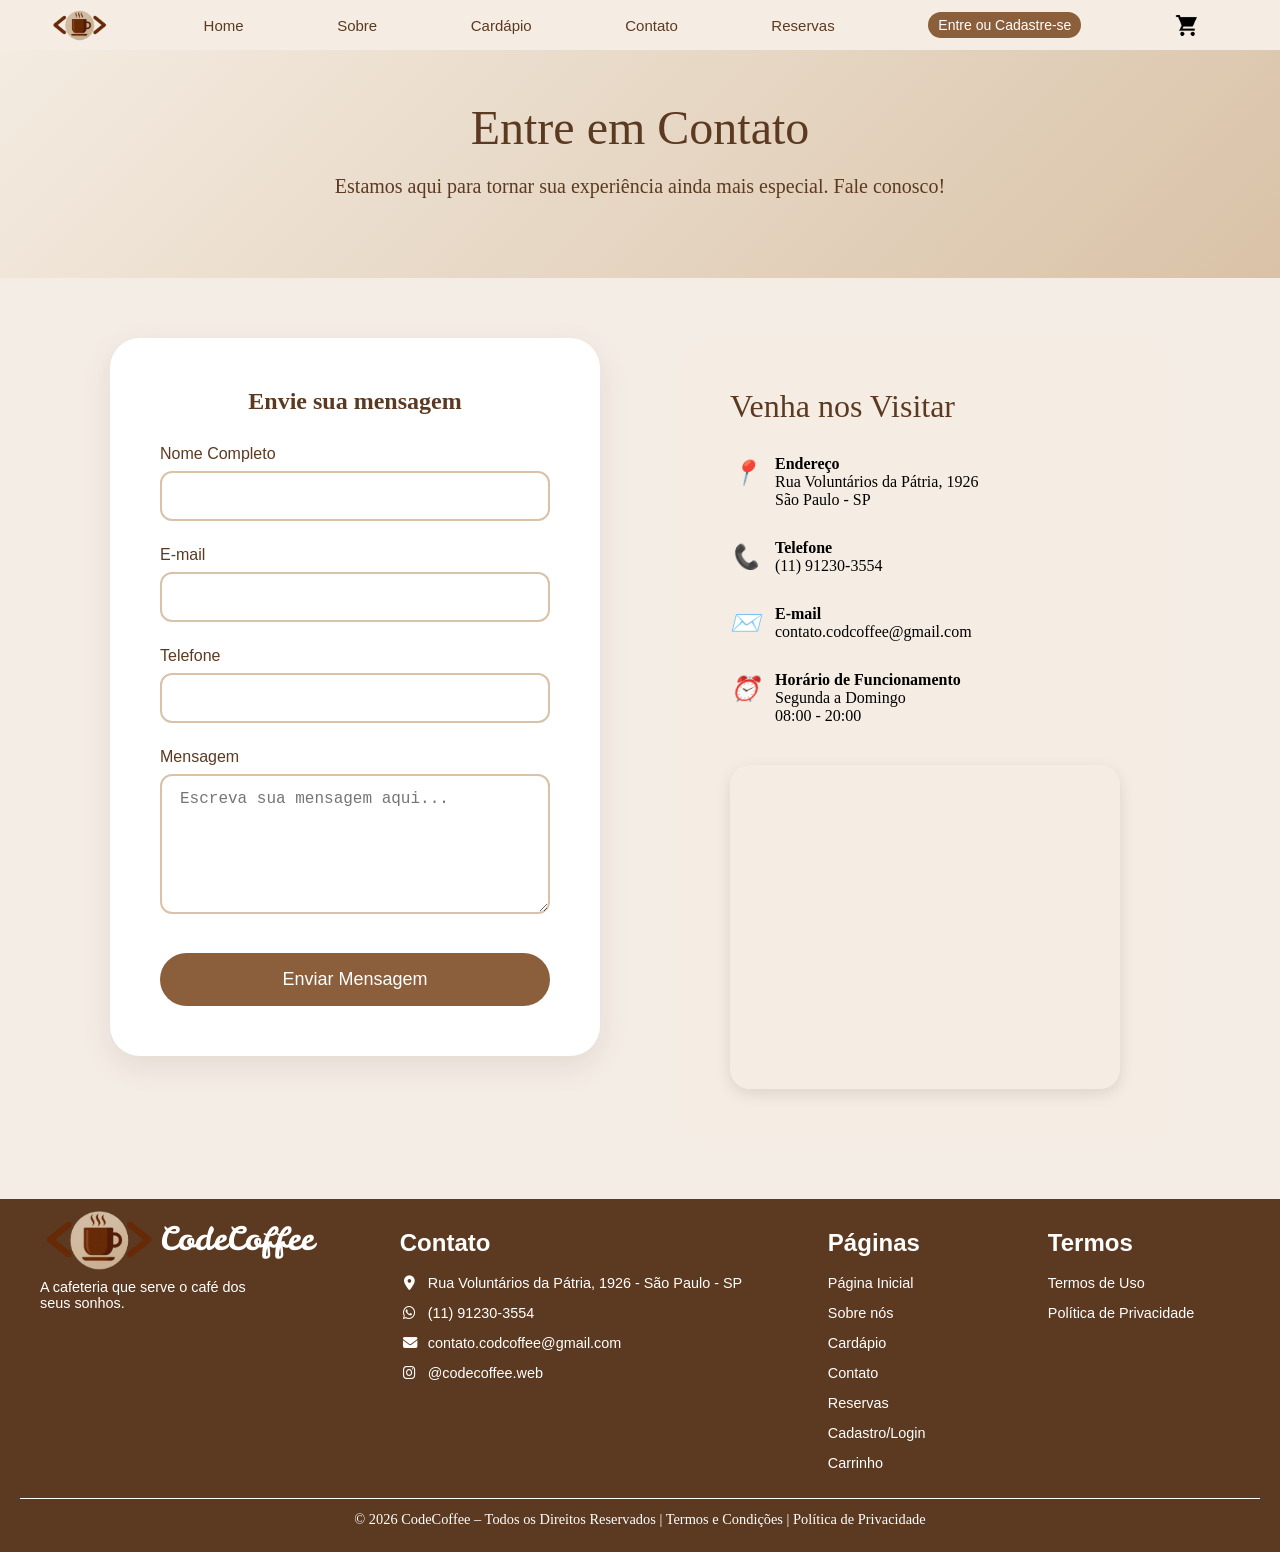
<file: frontend/pages-html/contato.html>
<!DOCTYPE html>
<html lang="pt-BR">
<head>
    <meta charset="UTF-8">
    <meta name="viewport" content="width=device-width, initial-scale=1.0">
    <title>Contato - CodeCoffee</title>
    <link rel="stylesheet" href="../pages-css/style.css">
    <link rel="stylesheet" href="../pages-css/navbar.css">
    <link rel="stylesheet" href="../pages-css/footer.css">
    <link rel="stylesheet" href="https://cdnjs.cloudflare.com/ajax/libs/font-awesome/6.4.0/css/all.min.css"/>
    
</head>
<body>

   <nav>
        <div class="navbar">
            <img src="../img/logo.png" alt="Logo Code&Coffee" class="logo">
            <a href="../pages-html/Index.html">Home</a>
            <a href="../pages-html/sobre.html">Sobre</a>
            <a href="../pages-html/cardapio.html">Cardápio</a>
            <a href="../pages-html/contato.html">Contato</a>
            <a href="../pages-html/reservas.html">Reservas</a>
            <a href="../pages-html/cadastro.html" id="entre">Entre ou Cadastre-se</a>
            <a href="../pages-html/carrinho.html">
                <img src="../img/carrinho.png" alt="Carrinho" class="carrinho">
            </a>
        </div>
    </nav>

    <div class="contato-hero">
        <h1>Entre em Contato</h1>
        <p style="font-size: 20px; max-width: 700px; margin: 0 auto; color: #5C3A21;">
            Estamos aqui para tornar sua experiência ainda mais especial. 
            Fale conosco!
        </p>
    </div>

    <div class="contato-content">
        <!-- Formulário -->
        <div class="form-container">
            <h2 style="color:#5C3A21; text-align:center; margin-bottom:30px;">Envie sua mensagem</h2>
            
            <form id="formContato" onsubmit="enviarMensagem(event)">
                <div class="form-group">
                    <label for="nome">Nome Completo</label>
                    <input type="text" id="nome" required>
                </div>
                <div class="form-group">
                    <label for="email">E-mail</label>
                    <input type="email" id="email" required>
                </div>
                <div class="form-group">
                    <label for="telefone">Telefone</label>
                    <input type="tel" id="telefone">
                </div>
                <div class="form-group">
                    <label for="mensagem">Mensagem</label>
                    <textarea id="mensagem" placeholder="Escreva sua mensagem aqui..." required></textarea>
                </div>
                <button type="submit" class="btn-enviar">Enviar Mensagem</button>
            </form>
        </div>

        <!-- Informações de Contato -->
        <div class="info-contato">
            <h2>Venha nos Visitar</h2>
            
            <div class="info-item">
                <i>📍</i>
                <div>
                    <strong>Endereço</strong><br>
                    Rua Voluntários da Pátria, 1926<br>
                    São Paulo - SP
                </div>
            </div>

            <div class="info-item">
                <i>📞</i>
                <div>
                    <strong>Telefone</strong><br>
                    (11) 91230-3554
                </div>
            </div>

            <div class="info-item">
                <i>✉️</i>
                <div>
                    <strong>E-mail</strong><br>
                    contato.codcoffee@gmail.com
                </div>
            </div>

            <div class="info-item">
                <i>⏰</i>
                <div>
                    <strong>Horário de Funcionamento</strong><br>
                    Segunda a Domingo<br>
                    08:00 - 20:00
                </div>
            </div>

            <div class="mapa">
                <!-- Placeholder para Google Maps -->
                <iframe src="https://www.google.com/maps/embed?pb=!1m18!1m12!1m3!1d3657.098345678901!2d-46.6523!3d-23.5648!2m3!1f0!2f0!3f0!3m2!1i1024!2i768!4f13.1!3m3!1m2!1s0x94ce59c8d9f5b7f3%3A0x4b0b0b0b0b0b0b0b!2sRua%20Volunt%C3%A1rios%20da%20P%C3%A1tria%2C%201926%20-%20Santana%2C%20S%C3%A3o%20Paulo%20-%20SP!5e0!3m2!1spt-BR!2sbr!4v1234567890" allowfullscreen="" loading="lazy"></iframe>
            </div>
        </div>
    </div>


    <script>
        function enviarMensagem(e) {
            e.preventDefault();
            alert("✅ Mensagem enviada com sucesso!\n\nObrigado por entrar em contato. Responderemos em breve! ☕");
            e.target.reset();
        }

        // Máscara simples de telefone
        document.getElementById('telefone').addEventListener('input', function(e) {
            let val = e.target.value.replace(/\D/g, '');
            if (val.length > 11) val = val.slice(0,11);
            if (val.length > 2) val = `(${val.slice(0,2)}) ${val.slice(2)}`;
            if (val.length > 10) val = val.slice(0,10) + '-' + val.slice(10);
            e.target.value = val;
        });
    </script>

     <footer class="container-footer">
        <div class="footer-content">
            <div class="logo-footer">
                <div class="logo-img">
                    <img src="../img/logo.png" alt="logo">
                    <p>CodeCoffee</p>
                </div>
                <p class="text">A cafeteria que serve o café dos <br> seus sonhos.</p>
            </div>
            <div class="footer-contato">
                <h2>Contato</h2>
                <ul>
                    <li><a href="https://maps.app.goo.gl/N3XSoY1Hyw9yUpo69"><i class="fas fa-map-marker-alt"></i>Rua Voluntários da Pátria, 1926 - São Paulo - SP</a></li>
                    <li><a href="#"><i class="fab fa-whatsapp"></i>(11) 91230-3554</a></li>
                    <li><a href="#"><i class="fas fa-envelope"></i>contato.codcoffee@gmail.com</a></li>
                    <li><a href="#"><i class="fab fa-instagram"></i>@codecoffee.web</a></li>
                </ul>
            </div>

            <div class="footer-pages">
                <h2>Páginas</h2>
                <ul>
                    <li><a href="../pages-html/Index.html">Página Inicial</a></li>
                    <li><a href="../pages-html/sobre.html">Sobre nós</a></li>
                    <li><a href="../pages-html/cardapio.html">Cardápio</a></li>
                    <li><a href="../pages-html/contato.html">Contato</a></li>
                    <li><a href="../pages-html/reservas.html">Reservas</a></li>
                    <li><a href="../pages-html/cadastro.html">Cadastro/Login</a></li>
                    <li><a href="../pages-html/carrinho.html">Carrinho</a></li>
                </ul>
            </div>
        
            <div class="footer-termos">
                <h2>Termos</h2>
                <ul>
                    <li><a href="#">Termos de Uso</a></li>
                    <li><a href="#">Política de Privacidade</a></li>
                </ul>
            </div>
        </div>
        <div class="footer-politicas">
            <p>© 2026 CodeCoffee – Todos os Direitos Reservados | Termos e Condições | Política de Privacidade</p>
        </div>
    </footer>
</body>
</html>
</file>
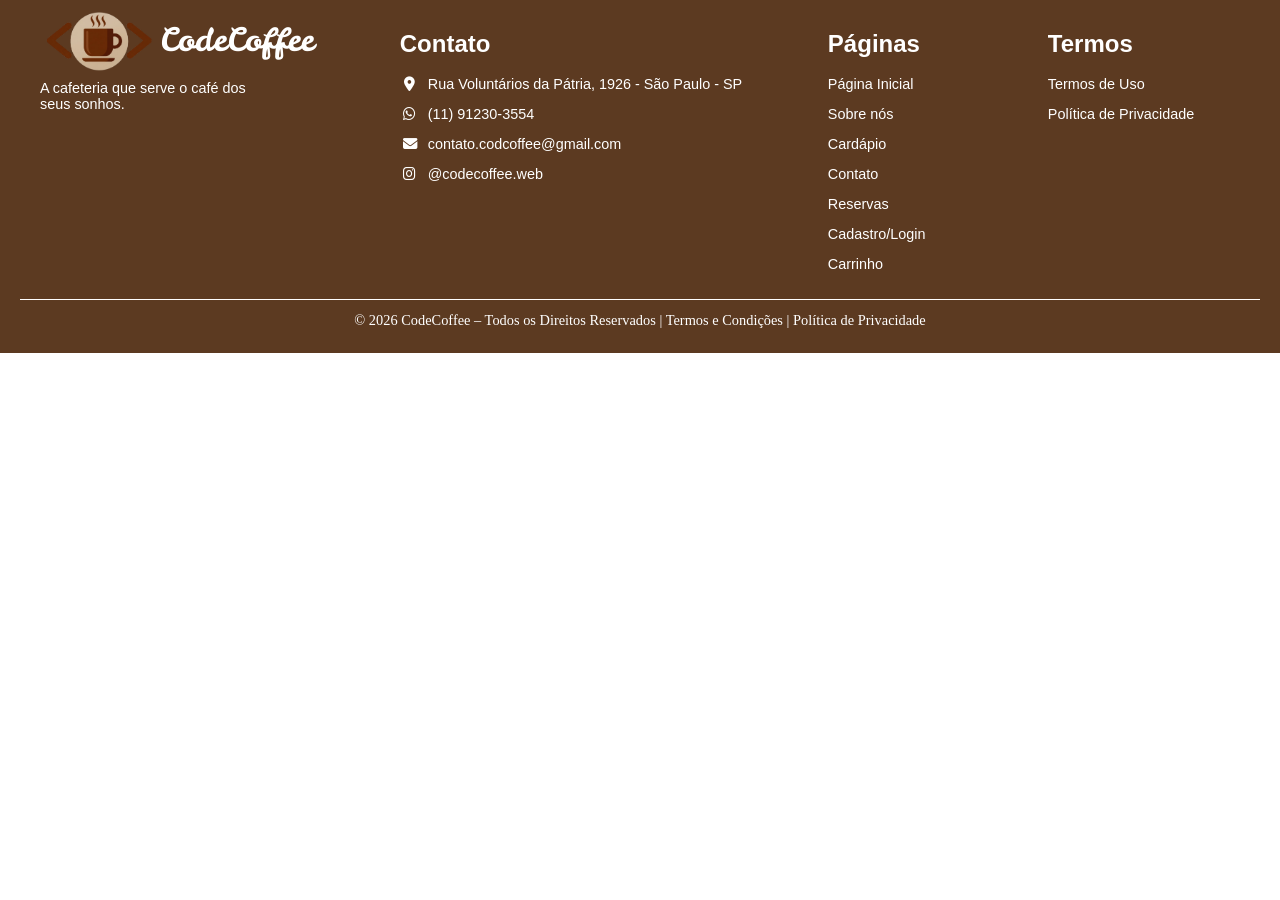
<file: frontend/pages-html/footer.html>
<!DOCTYPE html>
<html lang="en">
<head>
    <meta charset="UTF-8">
    <meta name="viewport" content="width=device-width, initial-scale=1.0">
    <link rel="stylesheet" href="../pages-css/footer.css">
    <link rel="stylesheet" href="https://cdnjs.cloudflare.com/ajax/libs/font-awesome/6.4.0/css/all.min.css"/>
    <title>Document</title>
</head>
<body>
    <footer class="container-footer">
        <div class="footer-content">
            <div class="logo-footer">
                <div class="logo-img">
                    <img src="../img/logo.png" alt="logo">
                    <p>CodeCoffee</p>
                </div>
                <p class="text">A cafeteria que serve o café dos <br> seus sonhos.</p>
            </div>
            <div class="footer-contato">
                <h2>Contato</h2>
                <ul>
                    <li><a href="https://maps.app.goo.gl/N3XSoY1Hyw9yUpo69"><i class="fas fa-map-marker-alt"></i>Rua Voluntários da Pátria, 1926 - São Paulo - SP</a></li>
                    <li><a href="#"><i class="fab fa-whatsapp"></i>(11) 91230-3554</a></li>
                    <li><a href="#"><i class="fas fa-envelope"></i>contato.codcoffee@gmail.com</a></li>
                    <li><a href="#"><i class="fab fa-instagram"></i>@codecoffee.web</a></li>
                </ul>
            </div>

            <div class="footer-pages">
                <h2>Páginas</h2>
                <ul>
                    <li><a href="../pages-html/Index.html">Página Inicial</a></li>
                    <li><a href="../pages-html/sobre.html">Sobre nós</a></li>
                    <li><a href="../pages-html/cardapio.html">Cardápio</a></li>
                    <li><a href="../pages-html/contato.html">Contato</a></li>
                    <li><a href="../pages-html/reservas.html">Reservas</a></li>
                    <li><a href="../pages-html/cadastro.html">Cadastro/Login</a></li>
                    <li><a href="../pages-html/carrinho.html">Carrinho</a></li>
                </ul>
            </div>
        
            <div class="footer-termos">
                <h2>Termos</h2>
                <ul>
                    <li><a href="#">Termos de Uso</a></li>
                    <li><a href="#">Política de Privacidade</a></li>
                </ul>
            </div>
        </div>
        <div class="footer-politicas">
            <p>© 2026 CodeCoffee – Todos os Direitos Reservados | Termos e Condições | Política de Privacidade</p>
        </div>
    </footer>
</body>
</html>
</file>
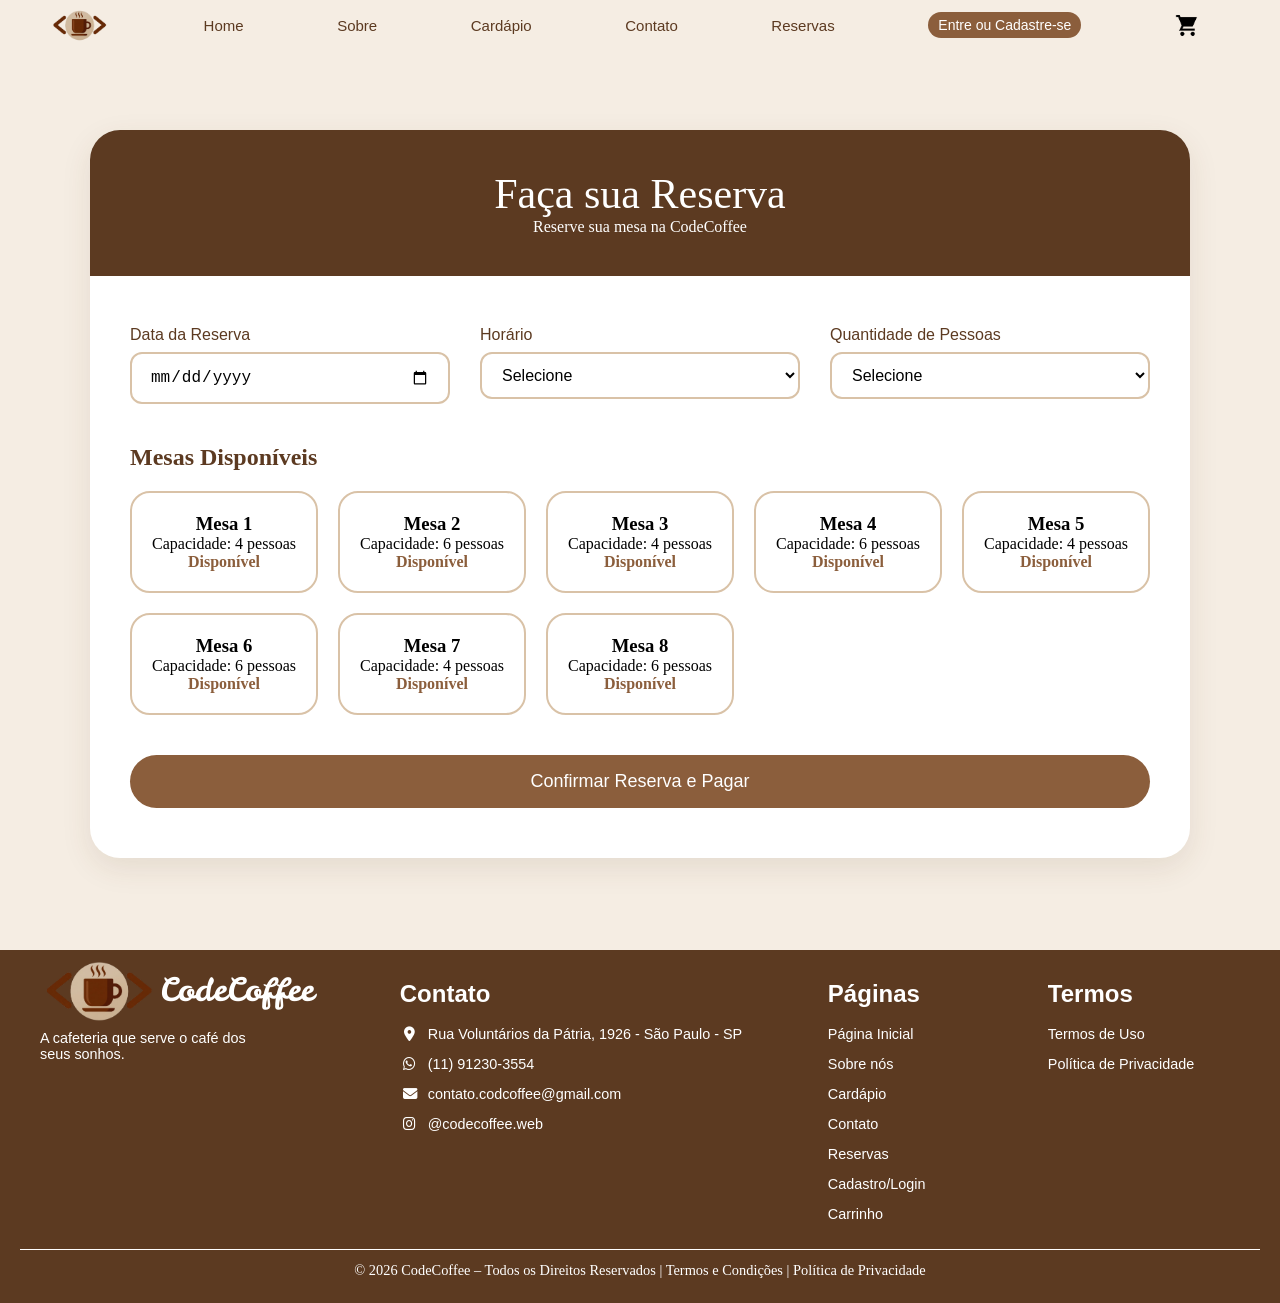
<file: frontend/pages-html/reservas.html>
<!DOCTYPE html>
<html lang="pt-BR">
<head>
    <meta charset="UTF-8">
    <meta name="viewport" content="width=device-width, initial-scale=1.0">
    <title>Reservas - CodeCoffee</title>
    <link rel="stylesheet" href="../pages-css/style.css">
    <link rel="stylesheet" href="../pages-css/navbar.css">
    <link rel="stylesheet" href="../pages-css/footer.css">
    <link rel="stylesheet" href="https://cdnjs.cloudflare.com/ajax/libs/font-awesome/6.4.0/css/all.min.css"/>
   
</head>
<body>

    <!-- Navbar -->
    <header>
       <nav>
        <div class="navbar">
            <img src="../img/logo.png" alt="Logo Code&Coffee" class="logo">
            <a href="../pages-html/Index.html">Home</a>
            <a href="../pages-html/sobre.html">Sobre</a>
            <a href="../pages-html/cardapio.html">Cardápio</a>
            <a href="../pages-html/contato.html">Contato</a>
            <a href="../pages-html/reservas.html">Reservas</a>
            <a href="../pages-html/cadastro.html" id="entre">Entre ou Cadastre-se</a>
            <a href="../pages-html/carrinho.html">
                <img src="../img/carrinho.png" alt="Carrinho" class="carrinho">
            </a>
        </div>
    </nav>
    </header>

    <div class="reserva-container">
        <div class="reserva-card">
            <div class="reserva-header">
                <h1>Faça sua Reserva</h1>
                <p>Reserve sua mesa na CodeCoffee</p>
            </div>

            <div class="form-section">
                <form id="formReserva">
                    <div class="form-grid">
                        <div>
                            <label for="data">Data da Reserva</label>
                            <input type="date" id="data" required>
                        </div>
                        <div>
                            <label for="horario">Horário</label>
                            <select id="horario" required>
                                <option value="">Selecione</option>
                                <option value="08:00">08:00</option>
                                <option value="09:00">09:00</option>
                                <option value="10:00">10:00</option>
                                <option value="11:00">11:00</option>
                                <option value="12:00">12:00</option>
                                <option value="13:00">13:00</option>
                                <option value="14:00">14:00</option>
                                <option value="15:00">15:00</option>
                                <option value="16:00">16:00</option>
                                <option value="17:00">17:00</option>
                                <option value="18:00">18:00</option>
                            </select>
                        </div>
                        <div>
                            <label for="pessoas">Quantidade de Pessoas</label>
                            <select id="pessoas" required>
                                <option value="">Selecione</option>
                                <option value="1">1 pessoa</option>
                                <option value="2">2 pessoas</option>
                                <option value="3">3 pessoas</option>
                                <option value="4">4 pessoas</option>
                                <option value="5">5 pessoas</option>
                                <option value="6">6 pessoas</option>
                            </select>
                        </div>
                    </div>

                    <div class="mesas-disponiveis">
                        <h2 style="color:#5C3A21; font-family: 'Playfair Display', serif;">Mesas Disponíveis</h2>
                        <div class="mesas-grid" id="mesasGrid">
                            <!-- Mesas serão geradas via JS -->
                        </div>
                    </div>

                    <button type="button" class="btn-reservar" onclick="verificarReserva()">Confirmar Reserva e Pagar</button>
                </form>
            </div>
        </div>
    </div>

    <!-- Modal de Pagamento -->
    <div id="modalPagamento" class="modal">
        <div class="modal-content">
            <h2 style="color:#5C3A21; text-align:center;">Pagamento da Reserva</h2>
            <p style="text-align:center; margin:15px 0;">Valor total: <strong>R$ 30,00</strong></p>
            
            <div class="pagamento-opcoes">
                <div class="pagamento-opcao" onclick="selecionarPagamento(this)">💳 Cartão de Crédito</div>
                <div class="pagamento-opcao" onclick="selecionarPagamento(this)">📱 Pix</div>
                <div class="pagamento-opcao" onclick="selecionarPagamento(this)">💰 Dinheiro (na retirada)</div>
            </div>

            <button onclick="finalizarPagamento()" style="width:100%; padding:16px; background:#8B5E3C; color:white; border:none; border-radius:30px; font-size:18px; cursor:pointer;">
                Finalizar Pagamento
            </button>
            <button onclick="fecharModal()" style="width:100%; margin-top:10px; padding:12px; background:#ddd; border:none; border-radius:30px;">
                Cancelar
            </button>
        </div>
    </div>

    <!-- Footer -->
    <?php include 'footer.html'; ?>

    <script>
        let mesaSelecionada = null;

        // Simulação de mesas disponíveis
        function carregarMesas() {
            const grid = document.getElementById('mesasGrid');
            grid.innerHTML = '';
            
            for(let i = 1; i <= 8; i++) {
                const mesa = document.createElement('div');
                mesa.className = 'mesa-card';
                mesa.innerHTML = `
                    <h3>Mesa ${i}</h3>
                    <p>Capacidade: ${i % 2 === 0 ? '6' : '4'} pessoas</p>
                    <p style="color:#8B5E3C; font-weight:bold;">Disponível</p>
                `;
                mesa.onclick = () => selecionarMesa(mesa, i);
                grid.appendChild(mesa);
            }
        }

        function selecionarMesa(elemento, numero) {
            document.querySelectorAll('.mesa-card').forEach(m => m.classList.remove('selecionada'));
            elemento.classList.add('selecionada');
            mesaSelecionada = numero;
        }

        function verificarReserva() {
            if (!mesaSelecionada) {
                alert("Por favor, selecione uma mesa.");
                return;
            }
            document.getElementById('modalPagamento').style.display = 'flex';
        }

        function selecionarPagamento(el) {
            document.querySelectorAll('.pagamento-opcao').forEach(e => e.style.borderColor = '#d9c2a7');
            el.style.borderColor = '#8B5E3C';
        }

        function finalizarPagamento() {
            alert("✅ Reserva realizada com sucesso!\nMesa " + mesaSelecionada + " reservada.\nComprovante enviado para seu email.");
            fecharModal();
            // Aqui você poderia redirecionar ou salvar no banco
        }

        function fecharModal() {
            document.getElementById('modalPagamento').style.display = 'none';
        }

        // Inicializar
        window.onload = carregarMesas;
    </script>

    <footer class="container-footer">
        <div class="footer-content">
            <div class="logo-footer">
                <div class="logo-img">
                    <img src="../img/logo.png" alt="logo">
                    <p>CodeCoffee</p>
                </div>
                <p class="text">A cafeteria que serve o café dos <br> seus sonhos.</p>
            </div>
            <div class="footer-contato">
                <h2>Contato</h2>
                <ul>
                    <li><a href="https://maps.app.goo.gl/N3XSoY1Hyw9yUpo69"><i class="fas fa-map-marker-alt"></i>Rua Voluntários da Pátria, 1926 - São Paulo - SP</a></li>
                    <li><a href="#"><i class="fab fa-whatsapp"></i>(11) 91230-3554</a></li>
                    <li><a href="#"><i class="fas fa-envelope"></i>contato.codcoffee@gmail.com</a></li>
                    <li><a href="#"><i class="fab fa-instagram"></i>@codecoffee.web</a></li>
                </ul>
            </div>

            <div class="footer-pages">
                <h2>Páginas</h2>
                <ul>
                    <li><a href="../pages-html/Index.html">Página Inicial</a></li>
                    <li><a href="../pages-html/sobre.html">Sobre nós</a></li>
                    <li><a href="../pages-html/cardapio.html">Cardápio</a></li>
                    <li><a href="../pages-html/contato.html">Contato</a></li>
                    <li><a href="../pages-html/reservas.html">Reservas</a></li>
                    <li><a href="../pages-html/cadastro.html">Cadastro/Login</a></li>
                    <li><a href="../pages-html/carrinho.html">Carrinho</a></li>
                </ul>
            </div>
        
            <div class="footer-termos">
                <h2>Termos</h2>
                <ul>
                    <li><a href="#">Termos de Uso</a></li>
                    <li><a href="#">Política de Privacidade</a></li>
                </ul>
            </div>
        </div>
        <div class="footer-politicas">
            <p>© 2026 CodeCoffee – Todos os Direitos Reservados | Termos e Condições | Política de Privacidade</p>
        </div>
    </footer>

</body>
</html>
</file>
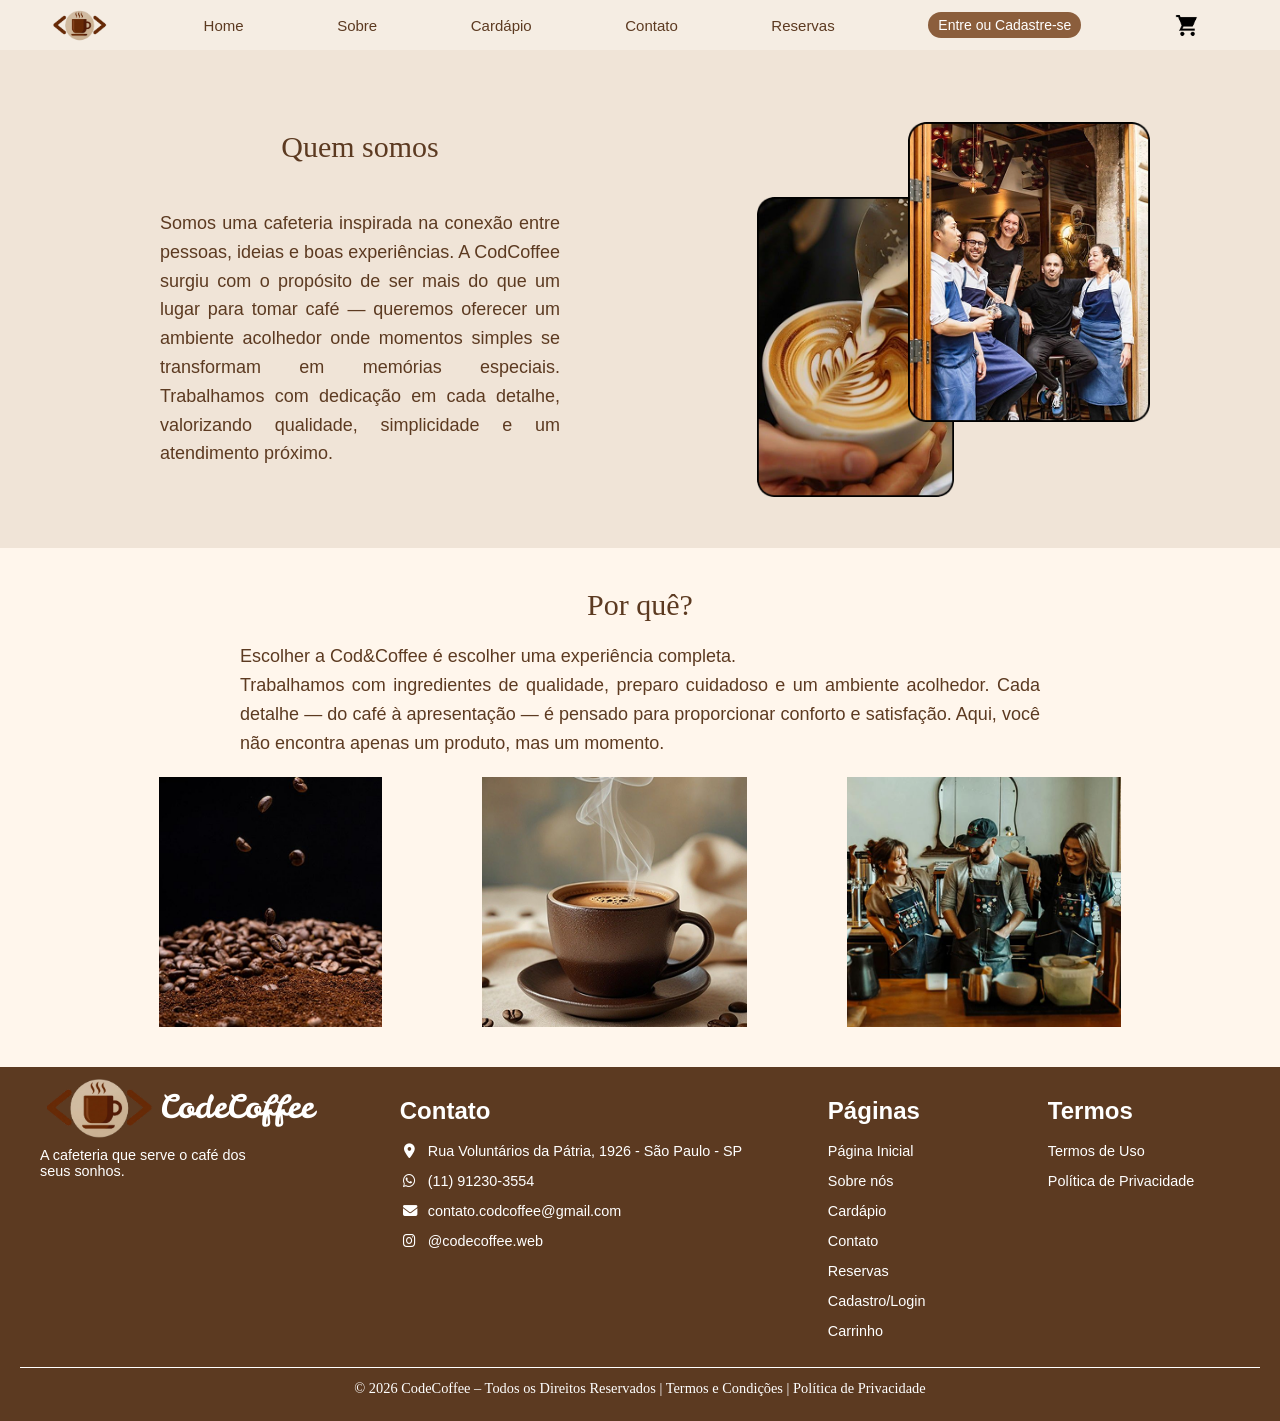
<file: frontend/pages-html/sobre.html>
<!DOCTYPE html>
<html lang="pt-br">
<head>
    <meta charset="UTF-8">
    <title>Sobre - CodCoffee</title>
    <link rel="stylesheet" href="../pages-css/style.css">
    <link rel="stylesheet" href="../pages-css/navbar.css">
    <link rel="stylesheet" href="../pages-css/footer.css">
    <link rel="stylesheet" href="https://cdnjs.cloudflare.com/ajax/libs/font-awesome/6.4.0/css/all.min.css"/>
</head>
<body>

<header>
    <nav>
        <div class="navbar">
            <img src="../img/logo.png" alt="Logo Code&Coffee" class="logo">
            <a href="../pages-html/Index.html">Home</a>
            <a href="../pages-html/sobre.html">Sobre</a>
            <a href="../pages-html/cardapio.html">Cardápio</a>
            <a href="../pages-html/contato.html">Contato</a>
            <a href="../pages-html/reservas.html">Reservas</a>
            <a href="../pages-html/cadastro.html" id="entre">Entre ou Cadastre-se</a>
            <a href="../pages-html/carrinho.html">
                <img src="../img/carrinho.png" alt="Carrinho" class="carrinho">
            </a>
        </div>
    </nav>
</header>

<!-- QUEM SOMOS -->
<section class="sobre">
    <div class="sobre-content">
        <div class="texto">
            <h2>Quem somos</h2>
            <p>
                Somos uma cafeteria inspirada na conexão entre pessoas, ideias e boas experiências.
                A CodCoffee surgiu com o propósito de ser mais do que um lugar para tomar café —
                queremos oferecer um ambiente acolhedor onde momentos simples se transformam em memórias especiais.
                Trabalhamos com dedicação em cada detalhe, valorizando qualidade, simplicidade e um atendimento próximo.
            </p>
        </div>

        <div class="imagens-sobre">
            <img id="img1" src="../img/sobre_2.png">
            <img id="img2" src="../img/sobre_1.png">
        </div>
    </div>
</section>

<!-- POR QUE -->
<section class="porque">
    <h2>Por quê?</h2>
    <p>
        Escolher a Cod&Coffee é escolher uma experiência completa.
    </p>
    <p>
        Trabalhamos com ingredientes de qualidade, preparo cuidadoso e um ambiente acolhedor.
        Cada detalhe — do café à apresentação — é pensado para proporcionar conforto e satisfação.
        Aqui, você não encontra apenas um produto, mas um momento.
    </p>

    <div class="galeria">
        <img src="../img/sobre_3.png">
        <img src="../img/sobre_4.png">
        <img src="../img/sobre_5.png">
    </div>
</section>

<footer class="container-footer">
        <div class="footer-content">
            <div class="logo-footer">
                <div class="logo-img">
                    <img src="../img/logo.png" alt="logo">
                    <p>CodeCoffee</p>
                </div>
                <p class="text">A cafeteria que serve o café dos <br> seus sonhos.</p>
            </div>
            <div class="footer-contato">
                <h2>Contato</h2>
                <ul>
                    <li><a href="https://maps.app.goo.gl/N3XSoY1Hyw9yUpo69"><i class="fas fa-map-marker-alt"></i>Rua Voluntários da Pátria, 1926 - São Paulo - SP</a></li>
                    <li><a href="#"><i class="fab fa-whatsapp"></i>(11) 91230-3554</a></li>
                    <li><a href="#"><i class="fas fa-envelope"></i>contato.codcoffee@gmail.com</a></li>
                    <li><a href="#"><i class="fab fa-instagram"></i>@codecoffee.web</a></li>
                </ul>
            </div>

            <div class="footer-pages">
                <h2>Páginas</h2>
                <ul>
                    <li><a href="../pages-html/Index.html">Página Inicial</a></li>
                    <li><a href="../pages-html/sobre.html">Sobre nós</a></li>
                    <li><a href="../pages-html/cardapio.html">Cardápio</a></li>
                    <li><a href="../pages-html/contato.html">Contato</a></li>
                    <li><a href="../pages-html/reservas.html">Reservas</a></li>
                    <li><a href="../pages-html/cadastro.html">Cadastro/Login</a></li>
                    <li><a href="../pages-html/carrinho.html">Carrinho</a></li>
                </ul>
            </div>
        
            <div class="footer-termos">
                <h2>Termos</h2>
                <ul>
                    <li><a href="#">Termos de Uso</a></li>
                    <li><a href="#">Política de Privacidade</a></li>
                </ul>
            </div>
        </div>
        <div class="footer-politicas">
            <p>© 2026 CodeCoffee – Todos os Direitos Reservados | Termos e Condições | Política de Privacidade</p>
        </div>
    </footer>
</body>
</html>
</file>
<file: frontend/pages-css/style.css>
*{
    margin: 0;
    padding: 0;
    box-sizing: border-box;
}

body {
    background-color: #f4ede6;
}

/* NAVBAR */

header{
    height: 50px;
}


/* HERO */
.hero {
    display: flex;
    align-items: center;
    margin-left: 20px;
    margin-right: 20px;
}

.hero .text{
    margin-bottom: 50px;
}
.hero h2{
    display: block;
    margin-bottom: 40px;
    text-align: center;
    font-family: playfair display, serif;
    width: 75%;
    color: #5C3A21;
    font-weight: normal;
    font-size: 35px;
}

.hero p {
    line-height: 1.6;
    text-align: justify;
    color:#5C3A21;
    font-family: poppins, sans-serif;
    width: 75%;
    padding-left: 70px;
    font-size: 18px;
}

.hero .image img {
    width: 400px;
    margin-right: 100px;
}

/* CAFÉS */
.cafes {
    background: #d9c2a7;
    padding: 40px;
    text-align: center;
}

.cafes h2 {
    margin-bottom: 10px;
    color:#5C3A21;
    font-weight: normal;
    font-family: playfair display, serif;
    font-size: 30px;
}

.cafes .text {
    max-width: 700px;
    margin: 0 auto 30px;
    color: #5C3A21;
    text-align: justify;
    font-family: poppins, sans-serif;
    line-height: 1.6;
    font-size: 18px;
}

.cards {
    display: flex;
    justify-content: center;
    gap: 200px;
}

.card {
    display: flex;
    flex-direction: column;
    background: white;;
    border-radius: 45px 45px 0 0;
    width: 200px;
    margin-bottom: 0%;
    align-items: center;
    justify-content: space-between;
}

.card h3{
    color: #5C3A21;
    font-family: poppins, sans-serif;
    font-size: 16px;
    justify-content: center;
    width:75%;
    margin: 0 auto 10px;
}

.card-valor{
    text-align: center;
    font-size: 20px;
    font-family: poppins, sans-serif;
    color: #5C3A21;
}

.card .card-desc{
    text-align: center;
    color: #7A6A5A;
    font-family: poppins, sans-serif;
    width: 70%;
    font-size: 12px;
    line-height: 1.5;
    margin-top: 0;
    margin: 0 auto;
}

.card img {
    width: auto;
    height: 100px;
    margin: 20px auto;
}

.card .btn-cardapio {
    background: #8b5e3c;
    color: white;
    padding: 5px 10px;
    width: 100%;
    margin-top: 0;
}

/* BOTÕES */
.cta {
    margin: 50px auto;
    color: #5C3A21;
    font-family: playfair display, serif;
    font-weight: normal;
    font-size: 30px;
    width: 35%;
}

.buttons {
    display: flex;
    justify-content: center;
    gap: 20px;
}

.reserva, .pedido {
    background: #8b5e3c;
    color: white;
    border: none;
    padding: 10px 20px;
    border-radius: 20px;
    cursor: pointer;
}


/* PÁGINA SOBRE */

.sobre {
    padding: 80px;
    background-color: #F0E4D7;
}

.sobre-content {
    display: flex;
    justify-content: space-between;
    align-items: center;
}

.sobre .texto{
    margin-left: 80px;
}

.sobre h2 {
    font-size: 30px;
    color:#5C3A21;
    font-family: playfair display, serif;
    margin-bottom: 45px;
    text-align: center;
    font-weight: normal;
}

.sobre p {
    max-width: 400px;
    color: #5C3A21;
    text-align: justify;
    font-family: poppins, sans-serif;
    line-height: 1.6;
    font-size: 18px;

}

.imagens-sobre img {
    width: auto;
    height: 300px;
    border-radius: 15px;
}

.imagens-sobre #img1{
    top: 50px;
    position: relative;
}

.imagens-sobre #img2{
    z-index: 1;
    right: 50px;
    top: -25px;
    position: relative;
}



.porque h2 {
    font-size: 30px;
    color:#5C3A21;
    font-family: playfair display, serif;
    margin-bottom: 20px;
    text-align: center;
    font-weight: normal;
}

/* POR QUE */
.porque {
    background: #FFF6EC;
    padding: 40px;
    text-align: center;
}

.porque p {
    color: #5C3A21;
    text-align: justify;
    font-family: poppins, sans-serif;
    line-height: 1.6;
    font-size: 18px;
    padding-left: 200px;
    padding-right: 200px;
}

.galeria {
    display: flex;
    justify-content: center;
    gap: 100px;
    margin-top: 20px;
}

.galeria img {
    width: auto;
    height: 250px;
    border-radius: 1;
}

 .reserva-container {
            padding: 80px 20px;
            background: #F5EDE3;
            min-height: 100vh;
        }
        .reserva-card {
            max-width: 1100px;
            margin: 0 auto;
            background: white;
            border-radius: 30px;
            box-shadow: 0 10px 30px rgba(92, 58, 33, 0.1);
            overflow: hidden;
        }
        .reserva-header {
            background: #5C3A21;
            color: white;
            padding: 40px 20px;
            text-align: center;
        }
        .reserva-header h1 {
            font-family: 'Playfair Display', serif;
            font-weight: normal;
            font-size: 42px;
            margin: 0;
        }
        .form-section {
            padding: 50px 40px;
        }
        .form-grid {
            display: grid;
            grid-template-columns: repeat(auto-fit, minmax(300px, 1fr));
            gap: 30px;
        }
        label {
            display: block;
            margin-bottom: 8px;
            color: #5C3A21;
            font-family: 'Poppins', sans-serif;
            font-weight: 500;
        }
        input, select {
            width: 100%;
            padding: 12px 16px;
            border: 2px solid #d9c2a7;
            border-radius: 12px;
            font-size: 16px;
            background: #fff;
        }
        .mesas-disponiveis {
            margin-top: 40px;
        }
        .mesas-grid {
            display: grid;
            grid-template-columns: repeat(auto-fit, minmax(180px, 1fr));
            gap: 20px;
            margin-top: 20px;
        }
        .mesa-card {
            border: 2px solid #d9c2a7;
            border-radius: 20px;
            padding: 20px;
            text-align: center;
            transition: all 0.3s;
            cursor: pointer;
        }
        .mesa-card:hover, .mesa-card.selecionada {
            border-color: #8B5E3C;
            background: #F5EDE3;
            transform: translateY(-5px);
        }
        .mesa-card.selecionada {
            border-color: #5C3A21;
        }
        .btn-reservar {
            background: #8B5E3C;
            color: white;
            padding: 16px 40px;
            border: none;
            border-radius: 30px;
            font-size: 18px;
            cursor: pointer;
            margin-top: 40px;
            width: 100%;
            transition: 0.3s;
        }
        .btn-reservar:hover {
            background: #5C3A21;
        }

        /* Modal de Pagamento */
        .modal {
            display: none;
            position: fixed;
            top: 0; left: 0;
            width: 100%; height: 100%;
            background: rgba(0,0,0,0.7);
            z-index: 1000;
            align-items: center;
            justify-content: center;
        }
        .modal-content {
            background: white;
            padding: 40px;
            border-radius: 25px;
            width: 90%;
            max-width: 500px;
        }
        .pagamento-opcoes {
            display: flex;
            flex-direction: column;
            gap: 15px;
            margin: 25px 0;
        }
        .pagamento-opcao {
            padding: 15px;
            border: 2px solid #d9c2a7;
            border-radius: 15px;
            cursor: pointer;
        }
        .pagamento-opcao:hover {
            border-color: #8B5E3C;
        }

         .cadastro-container {
            padding: 100px 20px;
            background: linear-gradient(135deg, #F5EDE3 0%, #d9c2a7 100%);
            min-height: 100vh;
            display: flex;
            align-items: center;
            justify-content: center;
        }
        .cadastro-card {
            max-width: 480px;
            width: 100%;
            background: white;
            border-radius: 30px;
            box-shadow: 0 15px 35px rgba(92, 58, 33, 0.15);
            overflow: hidden;
        }
        .cadastro-header {
            background: #5C3A21;
            color: white;
            padding: 40px 30px;
            text-align: center;
        }
        .cadastro-header h1 {
            font-family: 'Playfair Display', serif;
            font-weight: normal;
            font-size: 36px;
            margin: 0;
        }
        .cadastro-header p {
            margin: 10px 0 0;
            opacity: 0.9;
        }
        .form-content {
            padding: 50px 40px;
        }
        .form-group {
            margin-bottom: 20px;
        }
        label {
            display: block;
            margin-bottom: 8px;
            color: #5C3A21;
            font-family: 'Poppins', sans-serif;
            font-weight: 500;
        }
        input {
            width: 100%;
            padding: 14px 16px;
            border: 2px solid #d9c2a7;
            border-radius: 12px;
            font-size: 16px;
            transition: border 0.3s;
        }
        input:focus {
            border-color: #8B5E3C;
            outline: none;
        }
        .btn-cadastrar {
            width: 100%;
            background: #8B5E3C;
            color: white;
            padding: 16px;
            border: none;
            border-radius: 30px;
            font-size: 18px;
            font-weight: 600;
            cursor: pointer;
            margin-top: 20px;
            transition: 0.3s;
        }
        .btn-cadastrar:hover {
            background: #5C3A21;
            transform: translateY(-2px);
        }
        .login-link {
            text-align: center;
            margin-top: 25px;
            font-family: 'Poppins', sans-serif;
        }
        .login-link a {
            color: #8B5E3C;
            text-decoration: none;
            font-weight: 500;
        }
        .login-link a:hover {
            text-decoration: underline;
        }

           .carrinho-container {
            padding: 80px 20px;
            background: #F5EDE3;
            min-height: 100vh;
        }
        .carrinho-card {
            max-width: 1100px;
            margin: 0 auto;
            background: white;
            border-radius: 30px;
            box-shadow: 0 10px 30px rgba(92, 58, 33, 0.1);
            overflow: hidden;
        }
        .carrinho-header {
            background: #5C3A21;
            color: white;
            padding: 35px 40px;
            display: flex;
            align-items: center;
            justify-content: space-between;
        }
        .carrinho-header h1 {
            font-family: 'Playfair Display', serif;
            font-weight: normal;
            font-size: 36px;
            margin: 0;
        }
        .cart-items {
            padding: 40px;
        }
        .cart-item {
            display: flex;
            align-items: center;
            gap: 20px;
            padding: 20px 0;
            border-bottom: 1px solid #d9c2a7;
        }
        .cart-item img {
            width: 90px;
            height: 90px;
            object-fit: cover;
            border-radius: 15px;
        }
        .item-info {
            flex: 1;
        }
        .item-info h3 {
            color: #5C3A21;
            margin: 0 0 5px 0;
        }
        .item-info p {
            color: #7A6A5A;
            margin: 0;
            font-size: 14px;
        }
        .quantity-controls {
            display: flex;
            align-items: center;
            gap: 12px;
            background: #f9f9f9;
            padding: 8px 12px;
            border-radius: 30px;
        }
        .quantity-controls button {
            width: 32px;
            height: 32px;
            border: none;
            background: #8B5E3C;
            color: white;
            border-radius: 50%;
            cursor: pointer;
        }
        .total-section {
            padding: 40px;
            background: #f9f4eb;
            text-align: right;
        }
        .total-section h2 {
            color: #5C3A21;
            font-family: 'Playfair Display', serif;
            font-weight: normal;
        }
        .btn-finalizar {
            background: #8B5E3C;
            color: white;
            padding: 16px 50px;
            border: none;
            border-radius: 30px;
            font-size: 18px;
            cursor: pointer;
            margin-top: 20px;
            width: 100%;
            max-width: 400px;
        }
        .btn-finalizar:hover {
            background: #5C3A21;
        }
        .empty-cart {
            text-align: center;
            padding: 80px 20px;
            color: #7A6A5A;
        }

          .contato-hero {
            padding: 100px 20px 80px;
            background: linear-gradient(135deg, #F5EDE3, #d9c2a7);
            text-align: center;
        }
        .contato-hero h1 {
            font-family: 'Playfair Display', serif;
            font-weight: normal;
            font-size: 48px;
            color: #5C3A21;
            margin-bottom: 20px;
        }
        .contato-content {
            max-width: 1100px;
            margin: 0 auto;
            padding: 60px 20px;
            display: grid;
            grid-template-columns: 1fr 1fr;
            gap: 80px;
            align-items: start;
        }
        .form-container {
            background: white;
            padding: 50px;
            border-radius: 30px;
            box-shadow: 0 10px 30px rgba(92, 58, 33, 0.1);
        }
        .form-group {
            margin-bottom: 25px;
        }
        label {
            display: block;
            margin-bottom: 8px;
            color: #5C3A21;
            font-family: 'Poppins', sans-serif;
            font-weight: 500;
        }
        input, textarea {
            width: 100%;
            padding: 14px 18px;
            border: 2px solid #d9c2a7;
            border-radius: 12px;
            font-size: 16px;
        }
        input:focus, textarea:focus {
            border-color: #8B5E3C;
            outline: none;
        }
        textarea {
            min-height: 140px;
            resize: vertical;
        }
        .btn-enviar {
            background: #8B5E3C;
            color: white;
            padding: 16px 40px;
            border: none;
            border-radius: 30px;
            font-size: 18px;
            cursor: pointer;
            width: 100%;
            margin-top: 10px;
            transition: 0.3s;
        }
        .btn-enviar:hover {
            background: #5C3A21;
        }
        .info-contato {
            background: #F5EDE3;
            padding: 50px;
            border-radius: 30px;
        }
        .info-contato h2 {
            color: #5C3A21;
            font-family: 'Playfair Display', serif;
            font-weight: normal;
            font-size: 32px;
            margin-bottom: 30px;
        }
        .info-item {
            margin-bottom: 30px;
            display: flex;
            align-items: flex-start;
            gap: 15px;
        }
        .info-item i {
            font-size: 24px;
            color: #8B5E3C;
            margin-top: 4px;
        }
        .mapa {
            margin-top: 40px;
            border-radius: 20px;
            overflow: hidden;
            box-shadow: 0 5px 15px rgba(0,0,0,0.1);
        }
        .mapa iframe {
            width: 100%;
            height: 320px;
            border: none;
        }
</file>
<file: frontend/pages-css/navbar.css>
body{
    margin: 0;
    padding: 0;
}


.navbar {
    z-index: 2;
    position: fixed;
    display: flex;
    align-items: center;
    justify-content: space-between;
    background-color: #F5EDE3;
    height: 50px;
    width: 100%;
}

.navbar a{
    align-items: center;
    font-size: 15px;
    color: #5C3A21;
    font-family: poppins, sans-serif;
    font-weight: 500;
}

a:link{
    text-decoration: none;
}

.logo {
    width: 60px;
    height: auto;
    margin-left: 50px;
}

.carrinho {
    width: 25px;
    height: auto;
    margin-right: 80px;
    float: right;
}

#entre {
    background-color: #8B5E3C;
    color: #ffffff;
    padding: 5px 10px;
    border-radius: 20px;
    font-family: poppins, sans-serif;
    font-size: 14px;
    font-weight: 500;
}
</file>
<file: frontend/pages-css/footer.css>
@import url('https://fonts.googleapis.com/css2?family=Leckerli+One&display=swap');

body {
  margin: 0;
  padding: 0;
}

.container-footer {
  background-color: #5C3A21;
  color: #fff;
  padding: 30px 20px 24px;
  font-size: 0.9rem;
  box-sizing: border-box;
}

.container-footer h2,
.container-footer p,
.container-footer ul,
.container-footer li {
  margin: 0;
  padding: 0;
}

.footer-content {
  display: flex;
  flex-wrap: wrap;
  justify-content: space-between;
  align-items: flex-start;
  gap: 40px;
  max-width: 1200px;
  margin: 0 auto;
}

.footer-content>div {
  flex: 1 1 auto;
  min-width: 180px;
  display: flex;
  flex-direction: column;
}

.logo-img p {
  line-height: 1.2rem;
}

.footer-content h2 {
  margin-bottom: 10px;
  color: #FFFFFF;
  font-family: 'poppins', sans-serif;
  font-size: 1.5rem;
}

.logo-img {
  display: flex;
  margin-bottom: 6px;
}

.logo-img img {
  width: 120px;
  display: block;
  margin-top: -23px;
}

.logo-img p {
  font-size: 2rem;
  color: #fff;
  font-family: 'Leckerli One', cursive;
  margin: 0;
}

.text{
    font-family: 'poppins', sans-serif;
}

.footer-contato ul,
.footer-pages ul,
.footer-termos ul {
  list-style: none;
  margin: 0;
  padding: 0;
}

.footer-contato li,
.footer-pages li,
.footer-termos li {
    margin: 4px 0;
    line-height: 1.8;
    font-family: 'poppins', sans-serif;
}

.footer-contato a,
.footer-pages a,
.footer-termos a {
  text-decoration: none;
  color: #fff;
}

.footer-contato a:hover,
.footer-pages a:hover,
.footer-termos a:hover {
  color: #a79174;
}

.footer-contato i {
  margin-right: 8px;
  width: 20px;
  text-align: center;
  color: #fff;
  display: inline-block;
}

.footer-politicas {
  text-align: center;
  font-size: 0.9rem;
  margin-top: 18px;
  border-top: 1px solid #fff;
  padding-top: 12px;
}

@media (max-width: 768px) {
  .container-footer {
    padding: 14px 16px 18px;
  }

  .footer-content {
    flex-direction: column;
    align-items: center;
    text-align: center;
    gap: 20px;
  }

  .footer-content>div {
    width: 100%;
    align-items: center;
  }

  .logo-img {
    justify-content: center;
  }

  .footer-contato i {
    display: inline-block;
  }
}
</file>
<file: frontend/pages-css/cardapio.css>
body{
    padding: 0;
    margin: 0;
}

header{
    height: 50px;
}

.hero{
    align-items: center;
    padding: 40px;
    background-color: #F5EDE3;
}

.cafeteria-info h1 {
    font-size: 30px;
    color:#5C3A21;
    font-family: playfair display, serif;
    margin-bottom: 20px;
    text-align: center;
    font-weight: lighter;
}

.cafeteria-info p {
    color: #5C3A21;
    text-align: justify;
    font-family: poppins, sans-serif;
    line-height: 1.6;
    font-size: 18px;
    padding-left: 200px;
    padding-right: 200px;
}

.img-cardapio{
    text-align: center;
}

.img-cardapio img {
    width: 700px;
    height: auto;
}

/* SECTION CARDAPIO */

.cardapio{
    background: #d9c2a7;
    padding: 40px;
    text-align: center;
}

.cardapio h1 {
    margin-bottom: 10px;
    color:#5C3A21;
    font-weight: normal;
    font-family: playfair display, serif;
    font-size: 30px;
}

.text-cardapio p {
    color: #5C3A21;
    font-family: poppins, sans-serif;
    font-size: 18px;
}

.salgados{
    background: #F5EDE3;
    padding: 10px;
    text-align: center;
}

.doces{
    background: #d9c2a7;
    padding: 10px;
    text-align: center;
}

/* CARDS */
.produtos h1{
    margin-bottom: 30px;
    margin-top: 50px;
    color:#5C3A21;
    font-weight: normal;
    font-family: playfair display, serif;
    font-size: 30px;
}


.cards {
    display: flex;
    justify-content: center;
    gap: 80px;
    padding-bottom: 50px;
}

.card {
    display: flex;
    flex-direction: column;
    background: white;;
    border-radius: 45px 45px 0 0;
    width: 200px;
    height: auto;
    margin-bottom: 0%;
    align-items: center;
    justify-content: space-between;
    vertical-align: middle;
}

.card h3{
    color: #5C3A21;
    font-family: poppins, sans-serif;
    font-size: 16px;
    justify-content: center;
    width:75%;
    margin: 0 auto 10px;
}

.card-valor{
    text-align: center;
    font-size: 20px;
    font-family: poppins, sans-serif;
    color: #5C3A21;
}

.card .card-desc{
    text-align: center;
    color: #7A6A5A;
    font-family: poppins, sans-serif;
    width: 70%;
    font-size: 12px;
    line-height: 1.5;
    margin-top: 0;
    margin: 0 auto;
}

.card img {
    width: auto;
    height: 100px;
    margin: 20px auto;
}

.card button {
    background: #8b5e3c;
    color: white;
    height: 28px;
    width: 100%;
    margin-top: 0;
    cursor: pointer;
    text-align: center;
    text-decoration: none;
    transition-duration: 0.4s;
    border: none;
}

.card button:hover{
    background: #e2d6c3;
    color: #755033;
}
</file>
